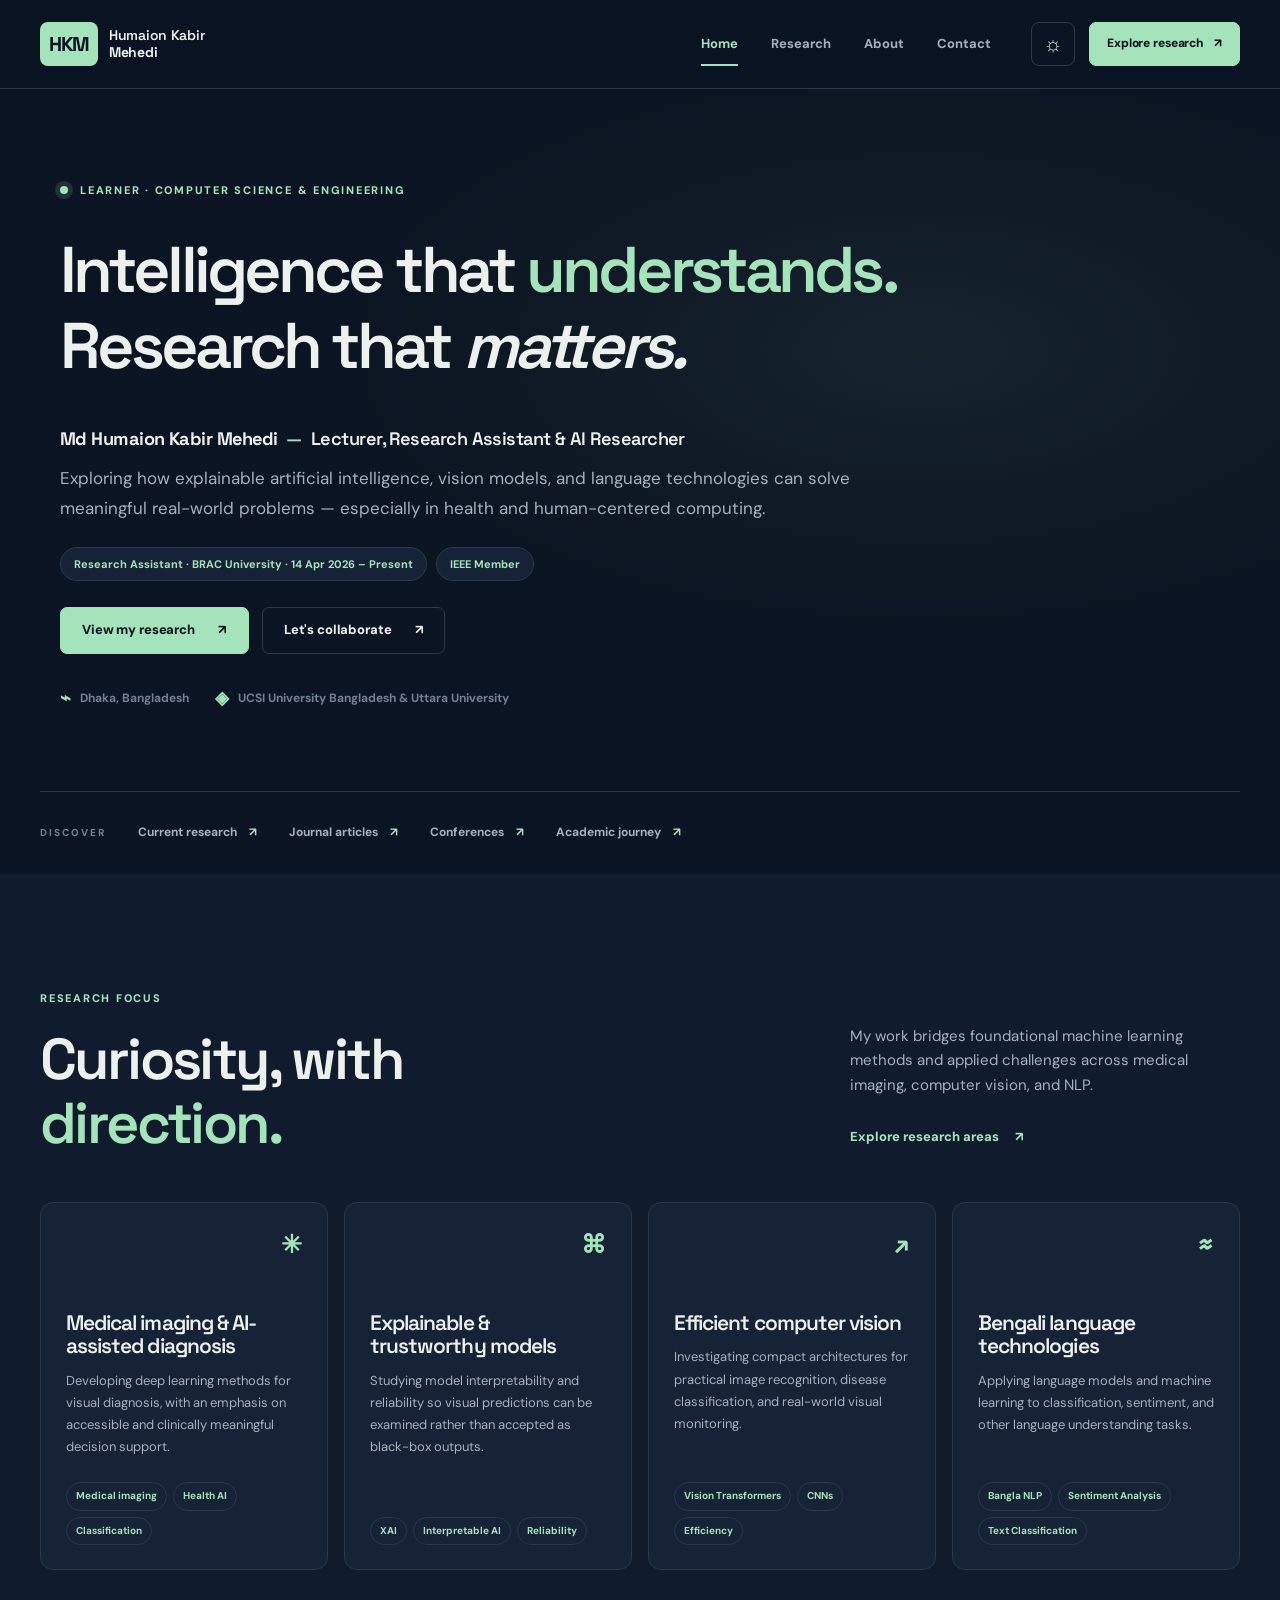
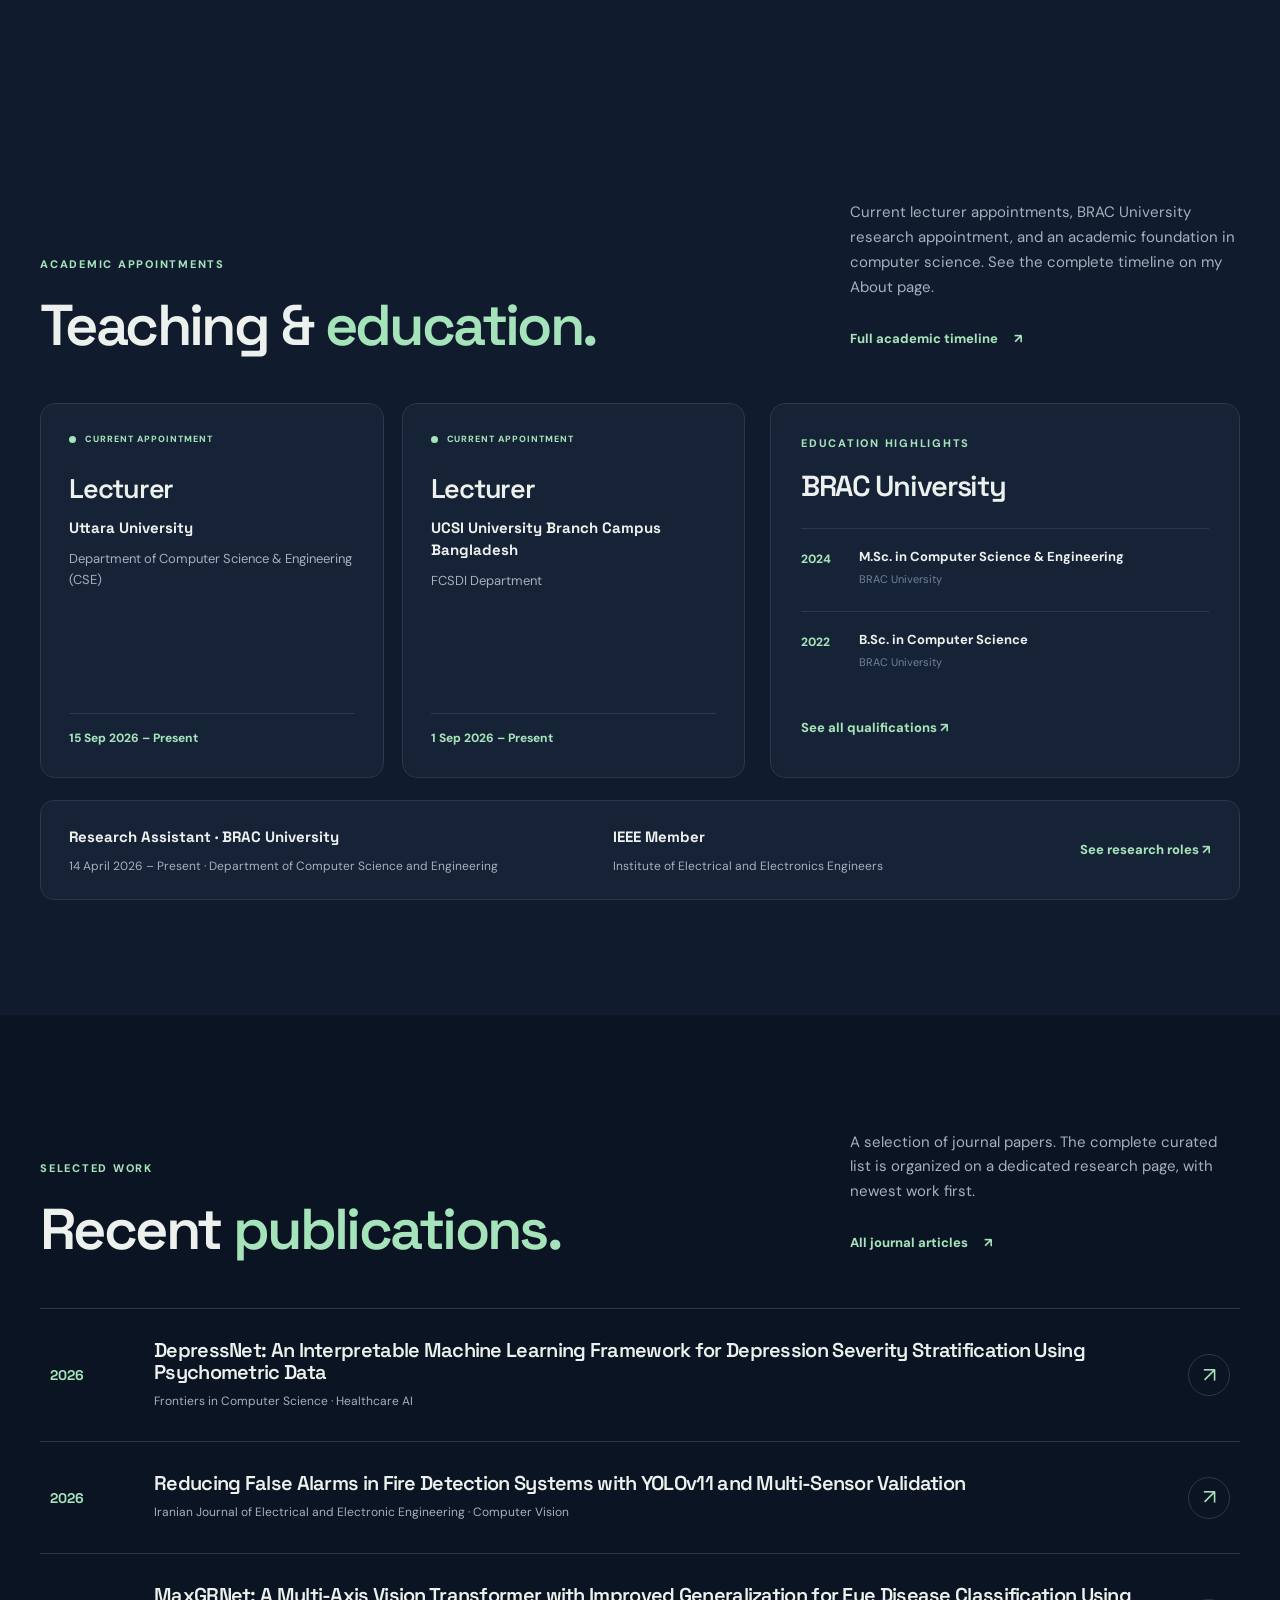
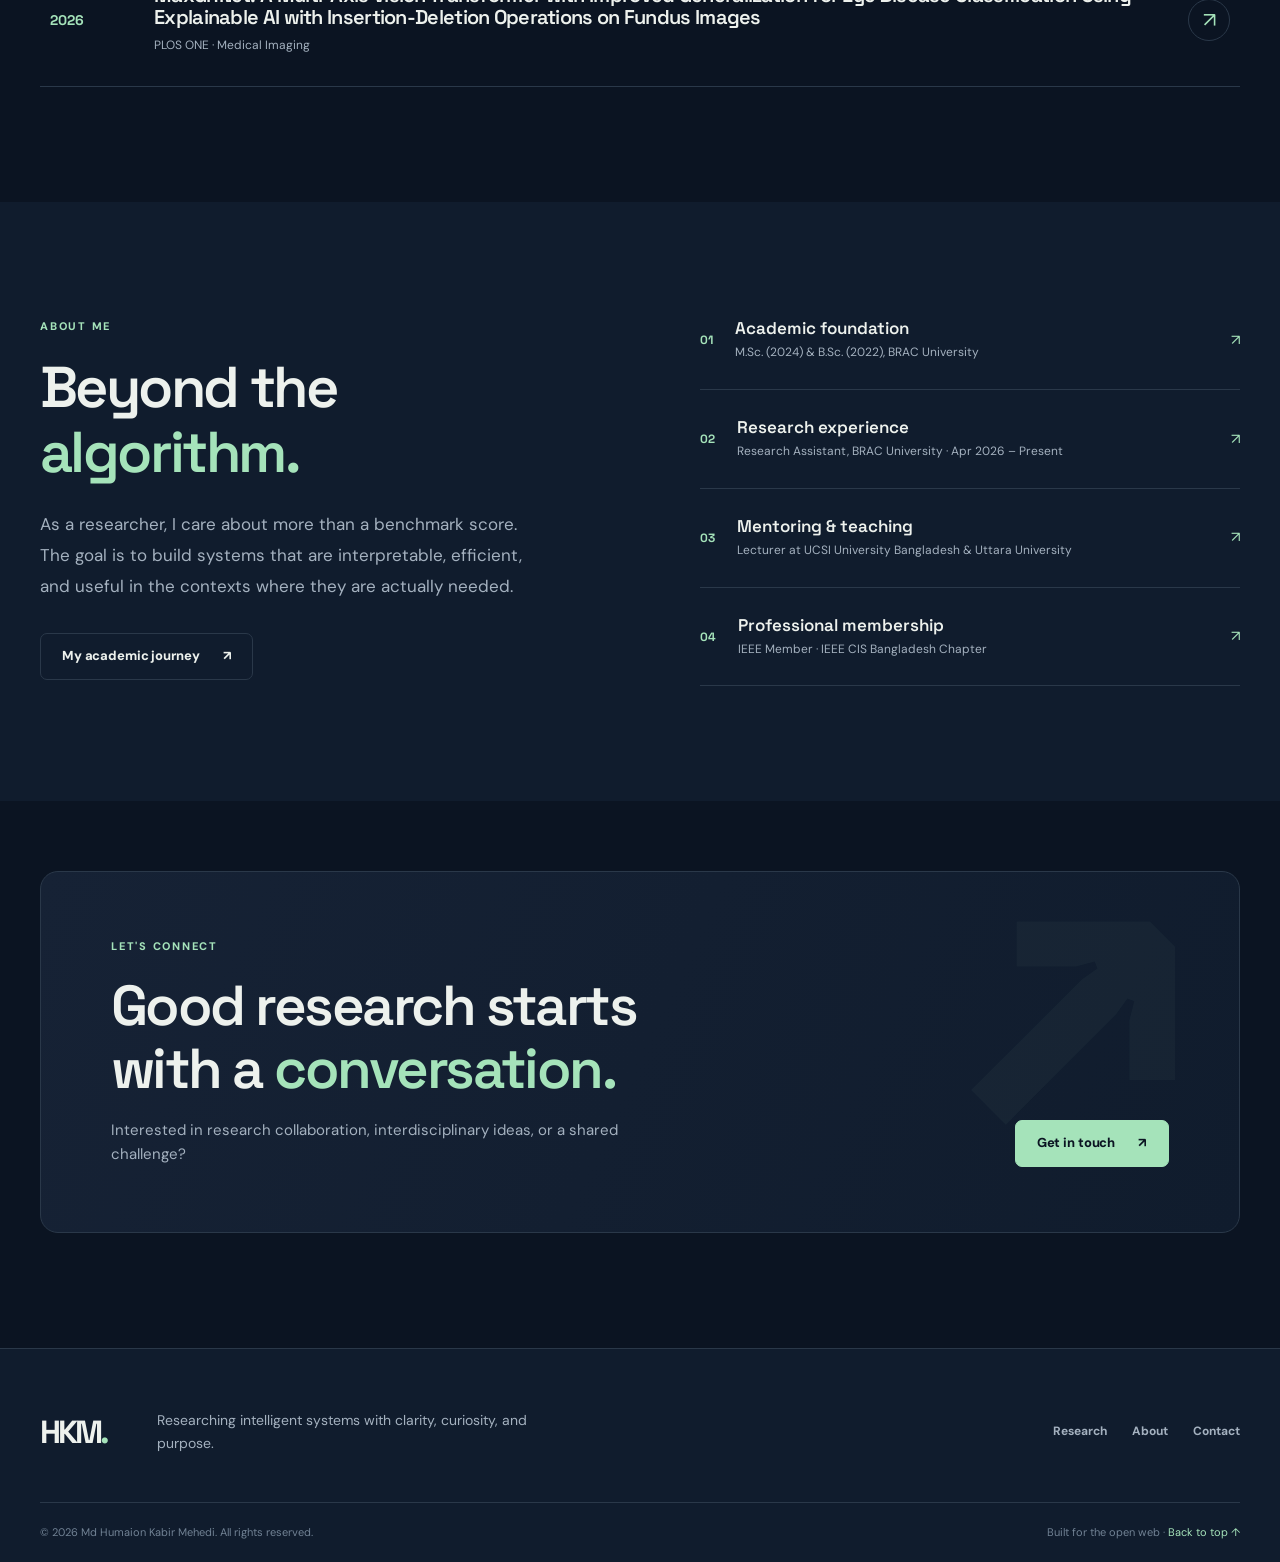
<file: index.html>
<!DOCTYPE html>

<html data-theme="dark" lang="en">
<head>
<meta charset="utf-8"/>
<meta content="width=device-width,initial-scale=1" name="viewport"/>
<meta content="#0c1423" name="theme-color"/>
<meta content="Academic portfolio of Md Humaion Kabir Mehedi — AI researcher in computer vision, medical imaging, explainable AI, and natural language processing." name="description"/>
<meta content="Md Humaion Kabir Mehedi | AI Researcher" property="og:title"/>
<meta content="Research, publications, academic experience and collaborations in computer vision and NLP." property="og:description"/>
<meta content="website" property="og:type"/>
<title>HKM | Md Humaion Kabir Mehedi — AI Researcher</title>
<meta content="HKM Academic Portfolio" name="application-name"/><link href="assets/img/favicon.svg" rel="icon" type="image/svg+xml"/>
<link href="https://fonts.googleapis.com" rel="preconnect"/>
<link crossorigin="" href="https://fonts.gstatic.com" rel="preconnect"/>
<link href="https://fonts.googleapis.com/css2?family=DM+Sans:wght@400;500;600;700;800&amp;family=Space+Grotesk:wght@400;500;600;700&amp;display=swap" rel="stylesheet"/>
<link href="assets/css/style.css" rel="stylesheet"/>
<script>try{document.documentElement.dataset.theme=localStorage.getItem('hkm-theme')||'dark'}catch(e){}</script>
<script defer="" src="assets/js/data.js"></script><script defer="" src="assets/js/app.js"></script>
</head>
<body data-page="home">
<a class="skip-link" href="#main">Skip to content</a>
<div class="site-shell">
<header class="site-header" id="site-header">
<div class="container nav-container">
<a aria-label="Md Humaion Kabir Mehedi home" class="brand" href="index.html"><span class="brand-symbol">HKM</span><span class="brand-text">Humaion Kabir <strong>Mehedi</strong></span></a>
<nav aria-label="Main navigation" class="desktop-nav"><a data-nav="home" href="index.html">Home</a><a data-nav="research" href="research.html">Research</a><a data-nav="about" href="about.html">About</a><a data-nav="contact" href="contact.html">Contact</a></nav>
<div class="nav-actions"><button aria-label="Toggle light and dark theme" class="theme-toggle icon-button" title="Toggle theme"><span class="theme-icon">☼</span></button><a class="button button-small button-primary nav-cta" href="research.html">Explore research <span aria-hidden="true">↗</span></a><button aria-controls="mobile-navigation" aria-expanded="false" aria-label="Open navigation" class="mobile-menu-toggle icon-button"><span class="hamburger"><i></i><i></i><i></i></span></button></div>
</div>
<nav aria-label="Mobile navigation" class="mobile-nav" hidden="" id="mobile-navigation"><a data-nav="home" href="index.html">Home</a><a data-nav="research" href="research.html">Research</a><a data-nav="about" href="about.html">About</a><a data-nav="contact" href="contact.html">Contact</a></nav>
</header>
<main id="main">
<section class="hero-section section-spacing">
<div class="container hero-layout hero-text-only">
<div class="hero-copy reveal">
<div class="eyebrow"><span class="eyebrow-dot"></span> LEARNER · COMPUTER SCIENCE &amp; ENGINEERING</div>
<h1 class="hero-headline"><span class="hero-title-line">Intelligence that <span class="text-gradient">understands.</span></span><span class="hero-title-line">Research that <em>matters.</em></span></h1>
<p class="hero-name"><strong>Md Humaion Kabir Mehedi</strong><span class="dash">—</span><span class="hero-roles">Lecturer, Research Assistant &amp; AI Researcher</span></p>
<p class="hero-description">Exploring how explainable artificial intelligence, vision models, and language technologies can solve meaningful real-world problems — especially in health and human-centered computing.</p>
<div aria-label="Academic roles and membership" class="hero-affiliations"><span>Research Assistant · BRAC University · 14 Apr 2026 – Present</span><span>IEEE Member</span></div>
<div class="hero-buttons"><a class="button button-primary" href="research.html">View my research <span aria-hidden="true">↗</span></a><a class="button button-outline" href="contact.html">Let's collaborate <span aria-hidden="true">↗</span></a></div>
<div class="hero-meta"><span><span class="mini-icon">⌁</span> Dhaka, Bangladesh</span><span><span class="mini-icon">◈</span> UCSI University Bangladesh &amp; Uttara University</span></div>
</div>

</div>
<div class="container"><div class="hero-quicklinks"><span class="small-label">DISCOVER</span><a href="research.html#current-research">Current research <span>↗</span></a><a href="research.html#journals">Journal articles <span>↗</span></a><a href="research.html#conferences">Conferences <span>↗</span></a><a href="about.html">Academic journey <span>↗</span></a></div></div>
</section>
<section class="section-spacing section-alt" id="focus">
<div class="container">
<div class="section-heading reveal"><div><div class="section-kicker">RESEARCH FOCUS</div><h2>Curiosity, with<br/><span class="text-gradient">direction.</span></h2></div><div class="section-heading-side"><p>My work bridges foundational machine learning methods and applied challenges across medical imaging, computer vision, and NLP.</p><a class="text-link" href="research.html#current-research">Explore research areas <span>↗</span></a></div></div>
<div class="focus-grid" id="home-focus-grid"></div>
</div>
</section>
<section class="section-spacing academic-section" id="academic-appointments">
<div class="container">
<div class="section-heading reveal"><div><div class="section-kicker">ACADEMIC APPOINTMENTS</div><h2>Teaching &amp; <span class="text-gradient">education.</span></h2></div><div class="section-heading-side"><p>Current lecturer appointments, BRAC University research appointment, and an academic foundation in computer science. See the complete timeline on my About page.</p><a class="text-link" href="about.html#teaching-experience">Full academic timeline <span>↗</span></a></div></div>
<div class="academic-grid"><div aria-label="Current teaching appointments" class="appointment-grid" id="home-appointments"></div><aside class="credential-panel"><div class="section-kicker">EDUCATION HIGHLIGHTS</div><h3>BRAC University</h3><div id="home-education-summary"></div><a class="text-link" href="about.html#education">See all qualifications ↗</a></aside></div>
<div class="research-role-strip"><div><strong>Research Assistant · BRAC University</strong><span>14 April 2026 – Present · Department of Computer Science and Engineering</span></div><div><strong>IEEE Member</strong><span>Institute of Electrical and Electronics Engineers</span></div><a class="text-link" href="about.html#research-experience">See research roles ↗</a></div>
</div>
</section>
<section class="section-spacing" id="featured-work">
<div class="container">
<div class="section-heading reveal"><div><div class="section-kicker">SELECTED WORK</div><h2>Recent <span class="text-gradient">publications.</span></h2></div><div class="section-heading-side"><p>A selection of journal papers. The complete curated list is organized on a dedicated research page, with newest work first.</p><a class="text-link" href="research.html#journals">All journal articles <span>↗</span></a></div></div>
<div class="featured-publications" id="home-featured-publications"></div>
</div>
</section>
<section class="section-spacing section-alt">
<div class="container about-preview-grid"><div class="about-quote reveal"><div class="section-kicker">ABOUT ME</div><h2>Beyond the <span class="text-gradient">algorithm.</span></h2><p>As a researcher, I care about more than a benchmark score. The goal is to build systems that are interpretable, efficient, and useful in the contexts where they are actually needed.</p><a class="button button-outline" href="about.html">My academic journey <span>↗</span></a></div><div class="about-facts reveal"><div class="fact-row"><span class="fact-number">01</span><div><strong>Academic foundation</strong><span>M.Sc. (2024) &amp; B.Sc. (2022), BRAC University</span></div><span>↗</span></div><div class="fact-row"><span class="fact-number">02</span><div><strong>Research experience</strong><span>Research Assistant, BRAC University · Apr 2026 – Present</span></div><span>↗</span></div><div class="fact-row"><span class="fact-number">03</span><div><strong>Mentoring &amp; teaching</strong><span>Lecturer at UCSI University Bangladesh &amp; Uttara University</span></div><span>↗</span></div><div class="fact-row"><span class="fact-number">04</span><div><strong>Professional membership</strong><span>IEEE Member · IEEE CIS Bangladesh Chapter</span></div><span>↗</span></div></div></div>
</section>
<section class="section-spacing cta-section"><div class="container"><div class="big-cta"><div><div class="section-kicker">LET'S CONNECT</div><h2>Good research starts<br/>with a <span class="text-gradient">conversation.</span></h2><p>Interested in research collaboration, interdisciplinary ideas, or a shared challenge?</p></div><a class="button button-primary" href="contact.html">Get in touch <span aria-hidden="true">↗</span></a><span class="cta-decor">↗</span></div></div></section>
</main>
<footer class="site-footer"><div class="container footer-top"><a class="footer-brand" href="index.html">HKM<span>.</span></a><p>Researching intelligent systems with clarity, curiosity, and purpose.</p><div class="footer-links"><a href="research.html">Research</a><a href="about.html">About</a><a href="contact.html">Contact</a></div></div><div class="container footer-bottom"><span>© <span data-year=""></span> Md Humaion Kabir Mehedi. All rights reserved.</span><span>Built for the open web · <a href="#main">Back to top ↑</a></span></div></footer>
</div>
</body></html>
</file>
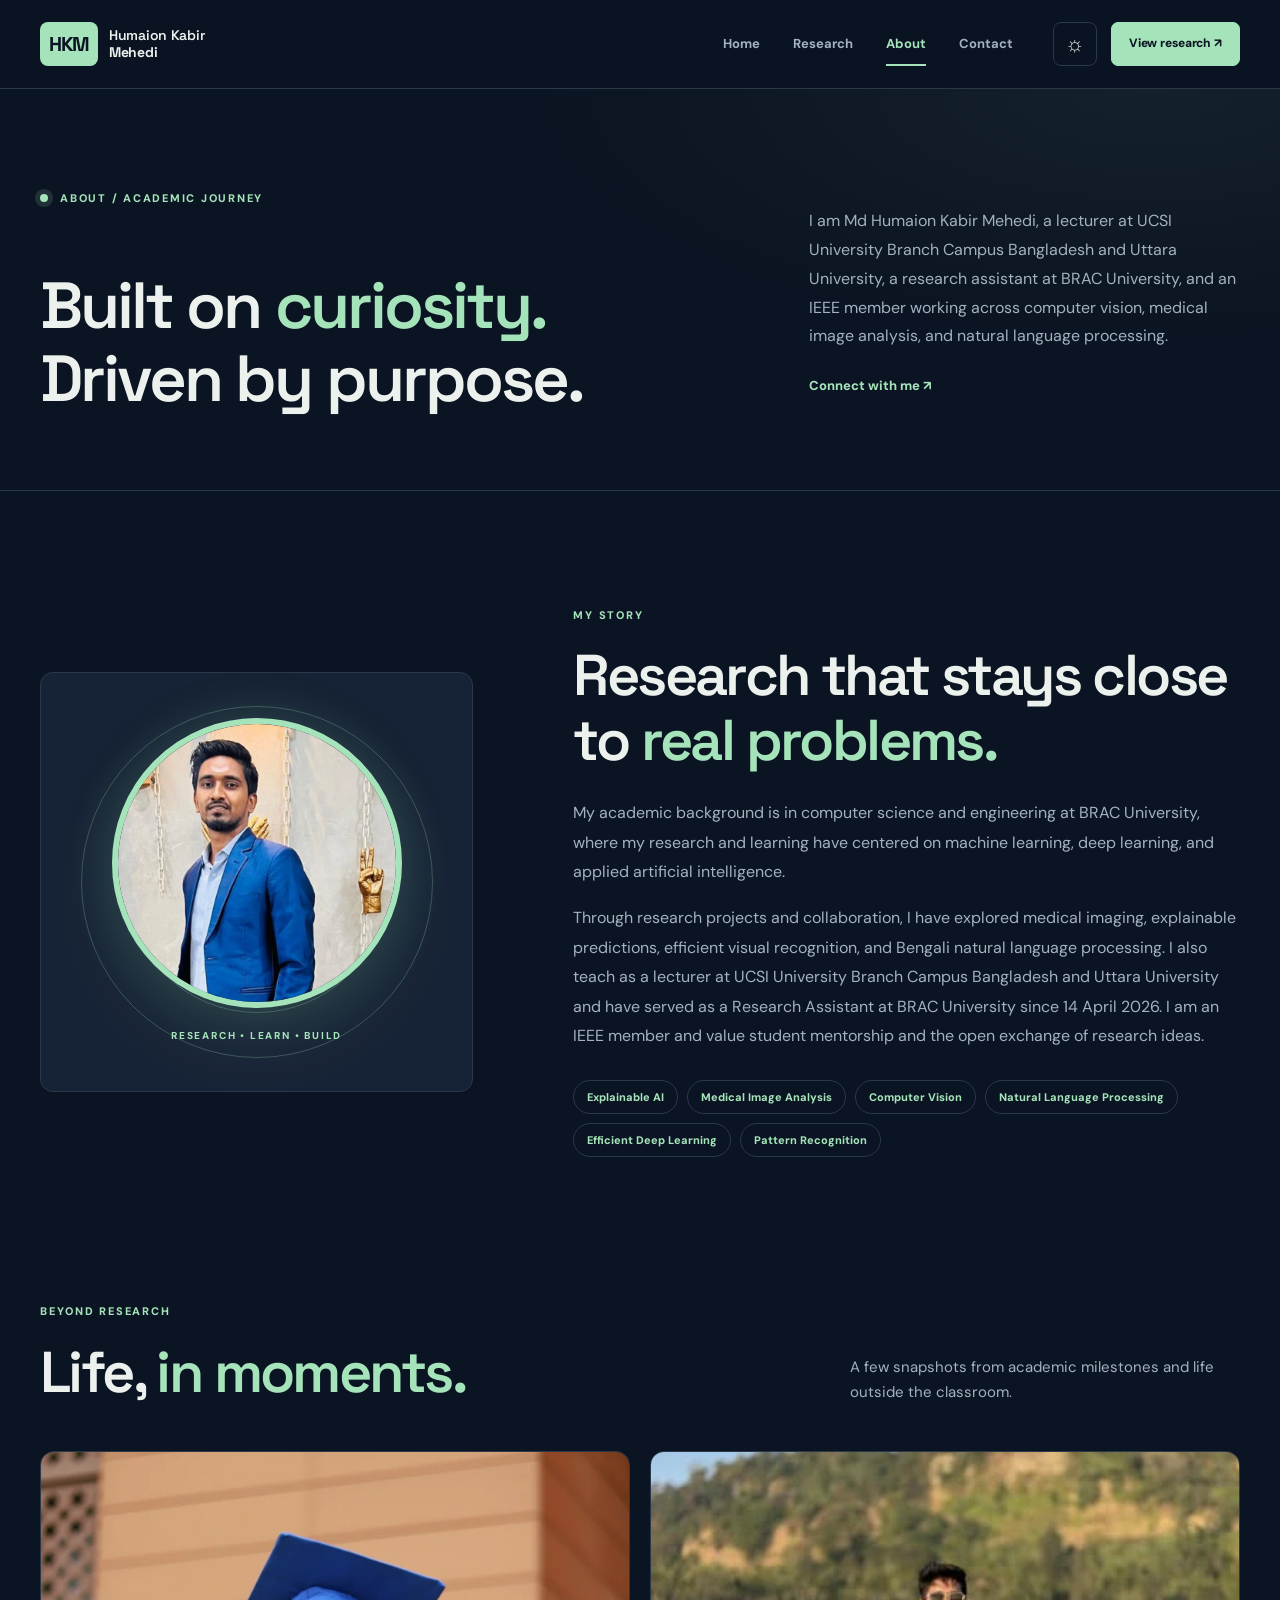
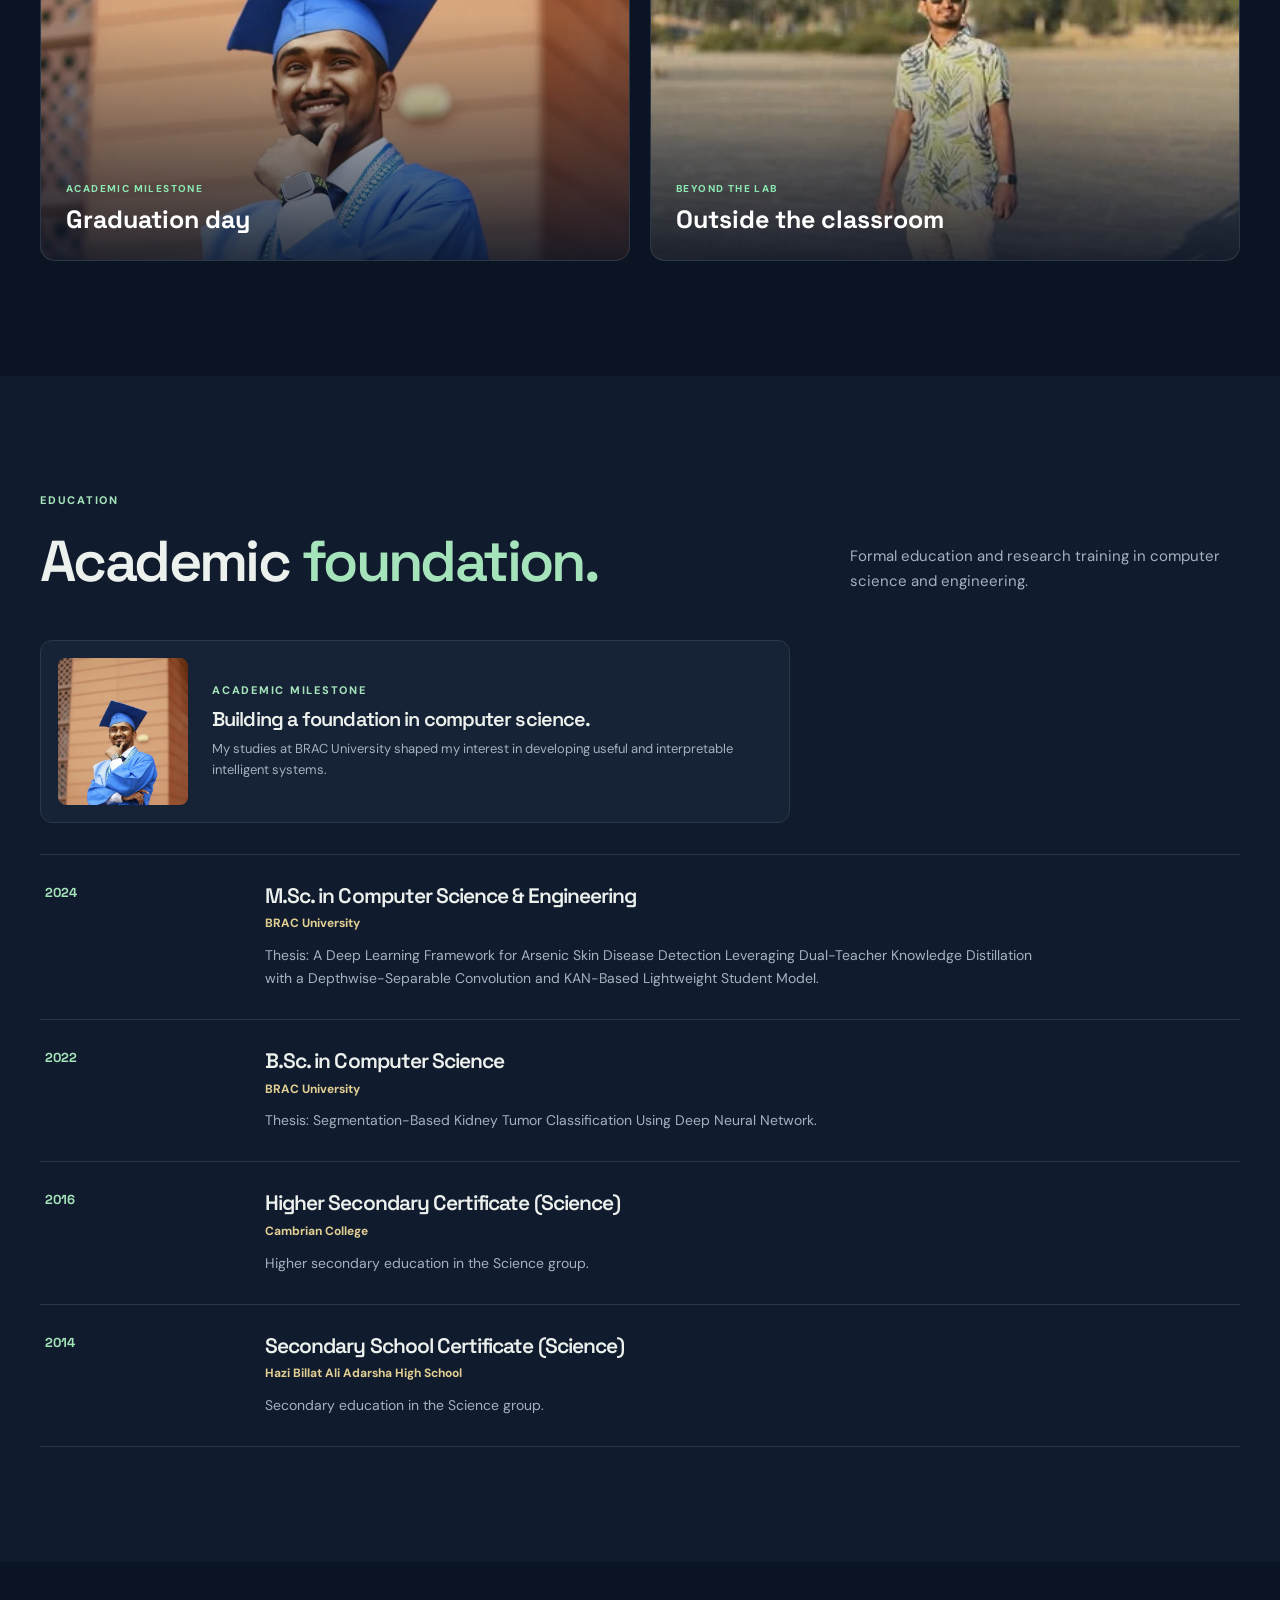
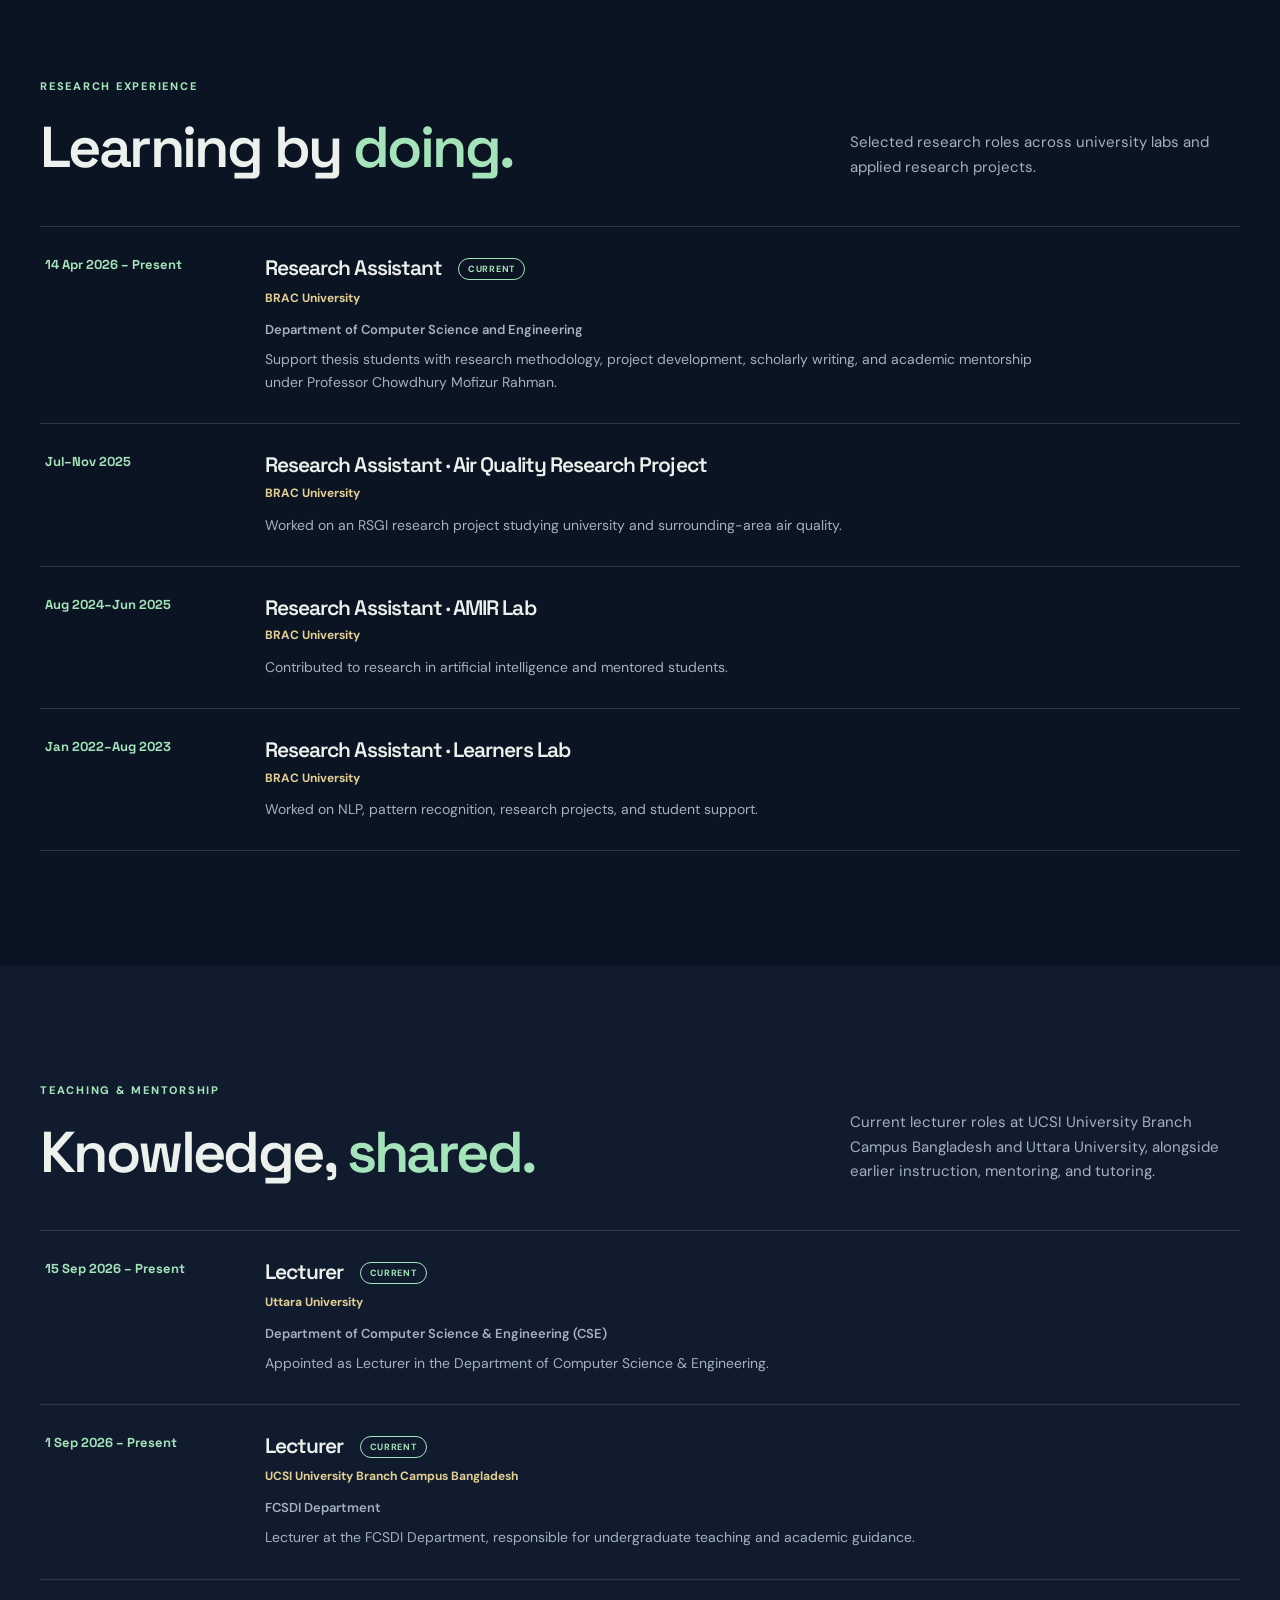
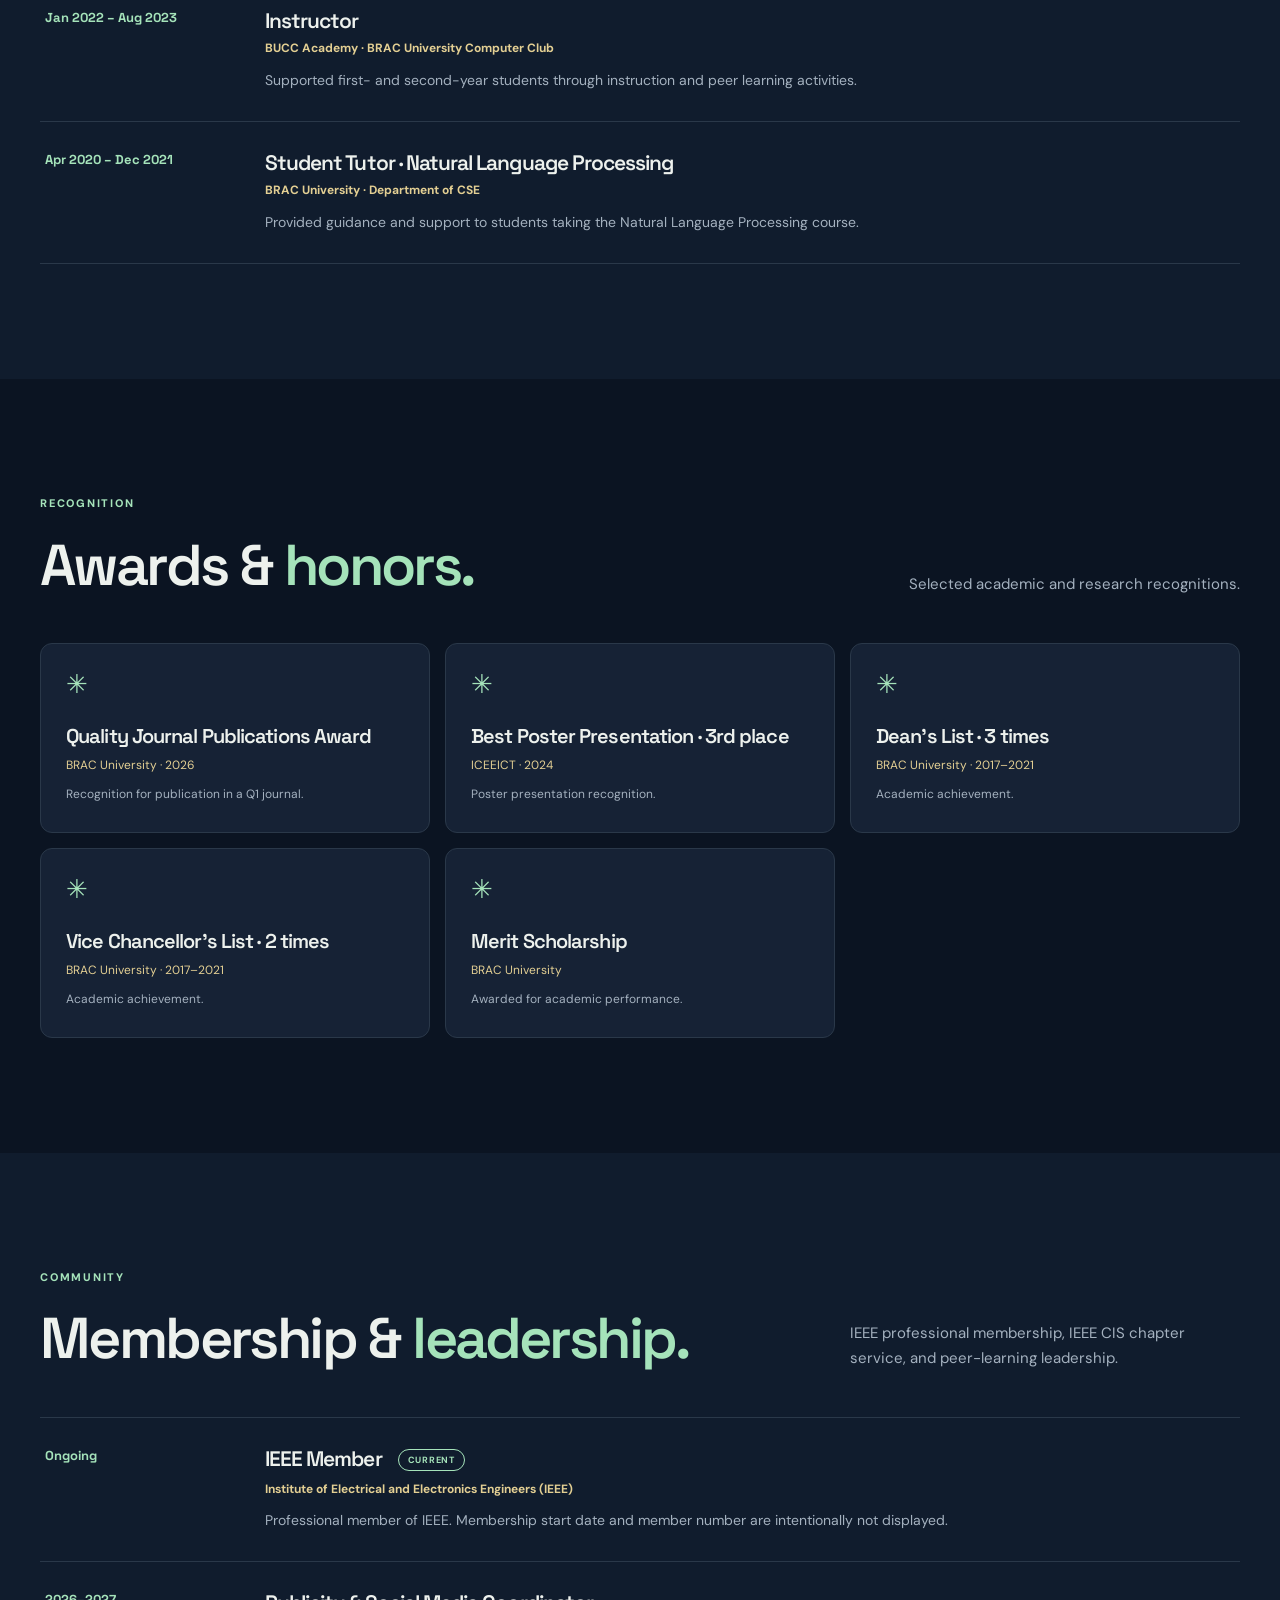
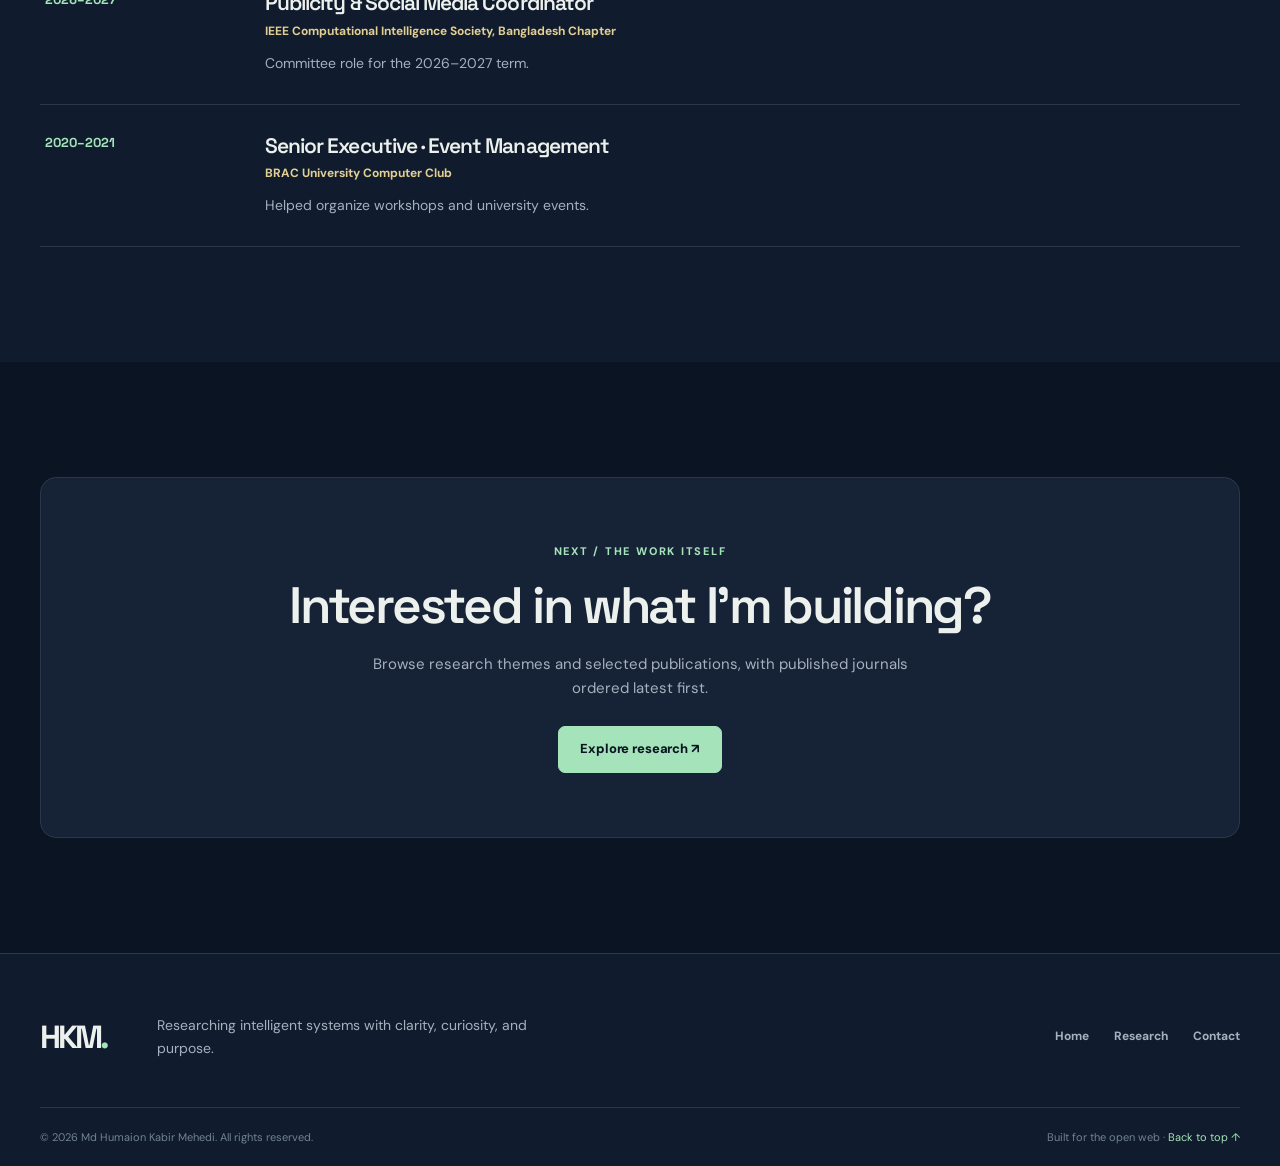
<file: about.html>
<!DOCTYPE html><html lang="en" data-theme="dark"><head>
<meta charset="utf-8"><meta name="viewport" content="width=device-width,initial-scale=1"><meta name="theme-color" content="#0c1423">
<meta name="description" content="Education, experience, teaching, awards, and scholarly activities of AI researcher Md Humaion Kabir Mehedi.">
<meta property="og:title" content="About | Md Humaion Kabir Mehedi"><meta property="og:type" content="website"><title>About | HKM — Md Humaion Kabir Mehedi</title><meta name="application-name" content="HKM Academic Portfolio"><link rel="icon" href="assets/img/favicon.svg" type="image/svg+xml"><link rel="preconnect" href="https://fonts.googleapis.com"><link rel="preconnect" href="https://fonts.gstatic.com" crossorigin><link href="https://fonts.googleapis.com/css2?family=DM+Sans:wght@400;500;600;700;800&family=Space+Grotesk:wght@400;500;600;700&display=swap" rel="stylesheet"><link rel="stylesheet" href="assets/css/style.css"><script>try{document.documentElement.dataset.theme=localStorage.getItem('hkm-theme')||'dark'}catch(e){}</script><script defer src="assets/js/data.js"></script><script defer src="assets/js/app.js"></script>
</head><body data-page="about"><a class="skip-link" href="#main">Skip to content</a><div class="site-shell"><header class="site-header" id="site-header"><div class="container nav-container"><a href="index.html" class="brand" aria-label="Md Humaion Kabir Mehedi home"><span class="brand-symbol">HKM</span><span class="brand-text">Humaion Kabir <strong>Mehedi</strong></span></a><nav class="desktop-nav" aria-label="Main navigation"><a href="index.html" data-nav="home">Home</a><a href="research.html" data-nav="research">Research</a><a href="about.html" data-nav="about">About</a><a href="contact.html" data-nav="contact">Contact</a></nav><div class="nav-actions"><button class="theme-toggle icon-button" aria-label="Toggle light and dark theme" title="Toggle theme"><span class="theme-icon">☼</span></button><a href="research.html" class="button button-small button-primary nav-cta">View research ↗</a><button class="mobile-menu-toggle icon-button" aria-expanded="false" aria-controls="mobile-navigation" aria-label="Open navigation"><span class="hamburger"><i></i><i></i><i></i></span></button></div></div><nav id="mobile-navigation" class="mobile-nav" aria-label="Mobile navigation" hidden><a href="index.html" data-nav="home">Home</a><a href="research.html" data-nav="research">Research</a><a href="about.html" data-nav="about">About</a><a href="contact.html" data-nav="contact">Contact</a></nav></header>
<main id="main"><section class="page-hero"><div class="container"><div class="eyebrow"><span class="eyebrow-dot"></span> ABOUT / ACADEMIC JOURNEY</div><div class="page-hero-grid"><h1>Built on <span class="text-gradient">curiosity.</span><br>Driven by purpose.</h1><div class="page-hero-aside"><p>I am Md Humaion Kabir Mehedi, a lecturer at UCSI University Branch Campus Bangladesh and Uttara University, a research assistant at BRAC University, and an IEEE member working across computer vision, medical image analysis, and natural language processing.</p><a href="contact.html" class="text-link">Connect with me ↗</a></div></div></div></section>
<section class="section-spacing"><div class="container about-intro"><div class="about-monogram about-photo-frame"><img class="profile-photo profile-photo-about" data-profile-photo src="assets/img/profile.webp" alt="Profile image of Md Humaion Kabir Mehedi" width="320" height="320"><small>RESEARCH • LEARN • BUILD</small></div><div class="intro-copy"><div class="section-kicker">MY STORY</div><h2>Research that stays close to <span class="text-gradient">real problems.</span></h2><p>My academic background is in computer science and engineering at BRAC University, where my research and learning have centered on machine learning, deep learning, and applied artificial intelligence.</p><p>Through research projects and collaboration, I have explored medical imaging, explainable predictions, efficient visual recognition, and Bengali natural language processing. I also teach as a lecturer at UCSI University Branch Campus Bangladesh and Uttara University and have served as a Research Assistant at BRAC University since 14 April 2026. I am an IEEE member and value student mentorship and the open exchange of research ideas.</p><div class="interest-cloud" id="interest-cloud"></div></div></div></section>
<section class="photo-editor-section" id="photo-editor" hidden aria-labelledby="photo-editor-title">
  <div class="container">
    <div class="photo-editor-panel">
      <div class="photo-editor-heading">
        <div><div class="section-kicker">OWNER TOOL / LOCAL PREVIEW</div><h2 id="photo-editor-title">Update your profile photo.</h2><p>Choose your picture to preview it on this website. Download the optimized photo, then replace <code>assets/img/profile.webp</code> in your GitHub repository to publish the change for everyone.</p></div>
        <a class="text-link" href="about.html">Close editor ↗</a>
      </div>
      <div class="photo-editor-grid">
        <div class="photo-editor-preview"><img id="photo-preview" src="assets/img/profile.webp" alt="Current or newly selected profile image" width="160" height="160"><span>Square, automatically center-cropped</span></div>
        <div class="photo-editor-controls">
          <label for="photo-file" class="button button-outline photo-picker">Choose photo <span aria-hidden="true">↑</span></label>
          <input type="file" id="photo-file" accept="image/jpeg,image/png,image/webp" aria-describedby="photo-editor-help">
          <p id="photo-editor-help" class="photo-editor-help">JPG, PNG or WebP, up to 10 MB. The original stays on your device.</p>
          <button class="button button-primary" type="button" id="photo-download" disabled>Download website photo ↓</button>
          <p role="status" aria-live="polite" id="photo-status" class="photo-status">Select a photo to get started.</p>
          <p class="photo-publish-note"><strong>Publishing step:</strong> Upload the downloaded <code>profile.webp</code> to <code>assets/img/</code> on GitHub, replacing the existing file. Commit your changes and refresh the site after deployment. This editor does not upload the image to the server.</p>
        </div>
      </div>
    </div>
  </div>
</section>

<section class="section-spacing moments-section" id="moments"><div class="container"><div class="section-heading reveal"><div><div class="section-kicker">BEYOND RESEARCH</div><h2>Life, <span class="text-gradient">in moments.</span></h2></div><div class="section-heading-side"><p>A few snapshots from academic milestones and life outside the classroom.</p></div></div><div class="moments-grid"><figure class="moment-card"><img src="assets/img/graduation.webp" alt="Graduation portrait in blue academic regalia" width="440" height="600" loading="lazy"><figcaption><small>ACADEMIC MILESTONE</small><strong>Graduation day</strong></figcaption></figure><figure class="moment-card"><img src="assets/img/outdoors.webp" alt="Outdoor photograph in a sunny open landscape" width="440" height="440" loading="lazy"><figcaption><small>BEYOND THE LAB</small><strong>Outside the classroom</strong></figcaption></figure></div></div></section>
<section class="section-spacing section-alt" id="education"><div class="container"><div class="section-heading reveal"><div><div class="section-kicker">EDUCATION</div><h2>Academic <span class="text-gradient">foundation.</span></h2></div><div class="section-heading-side"><p>Formal education and research training in computer science and engineering.</p></div></div><div class="education-photo-note"><img src="assets/img/graduation.webp" width="320" height="420" loading="lazy" alt="Graduation portrait wearing blue academic regalia"><div><div class="section-kicker">ACADEMIC MILESTONE</div><h3>Building a foundation in computer science.</h3><p>My studies at BRAC University shaped my interest in developing useful and interpretable intelligent systems.</p></div></div><div class="timeline" id="education-timeline"></div></div></section>
<section class="section-spacing" id="research-experience"><div class="container"><div class="section-heading reveal"><div><div class="section-kicker">RESEARCH EXPERIENCE</div><h2>Learning by <span class="text-gradient">doing.</span></h2></div><div class="section-heading-side"><p>Selected research roles across university labs and applied research projects.</p></div></div><div class="timeline" id="experience-timeline"></div></div></section>
<section class="section-spacing section-alt" id="teaching-experience"><div class="container"><div class="section-heading reveal"><div><div class="section-kicker">TEACHING &amp; MENTORSHIP</div><h2>Knowledge, <span class="text-gradient">shared.</span></h2></div><div class="section-heading-side"><p>Current lecturer roles at UCSI University Branch Campus Bangladesh and Uttara University, alongside earlier instruction, mentoring, and tutoring.</p></div></div><div class="timeline" id="teaching-timeline"></div></div></section>
<section class="section-spacing"><div class="container"><div class="section-heading reveal"><div><div class="section-kicker">RECOGNITION</div><h2>Awards & <span class="text-gradient">honors.</span></h2></div><div class="section-heading-side"><p>Selected academic and research recognitions.</p></div></div><div class="award-grid" id="award-grid"></div></div></section>
<section class="section-spacing section-alt"><div class="container"><div class="section-heading reveal"><div><div class="section-kicker">COMMUNITY</div><h2>Membership &amp; <span class="text-gradient">leadership.</span></h2></div><div class="section-heading-side"><p>IEEE professional membership, IEEE CIS chapter service, and peer-learning leadership.</p></div></div><div class="timeline" id="service-timeline"></div></div></section>
<section class="section-spacing"><div class="container"><div class="research-bottom-cta"><div class="section-kicker">NEXT / THE WORK ITSELF</div><h2>Interested in what I'm building?</h2><p>Browse research themes and selected publications, with published journals ordered latest first.</p><a href="research.html" class="button button-primary">Explore research ↗</a></div></div></section></main>
<footer class="site-footer"><div class="container footer-top"><a class="footer-brand" href="index.html">HKM<span>.</span></a><p>Researching intelligent systems with clarity, curiosity, and purpose.</p><div class="footer-links"><a href="index.html">Home</a><a href="research.html">Research</a><a href="contact.html">Contact</a></div></div><div class="container footer-bottom"><span>© <span data-year></span> Md Humaion Kabir Mehedi. All rights reserved.</span><span>Built for the open web · <a href="#main">Back to top ↑</a></span></div></footer></div></body></html>
</file>
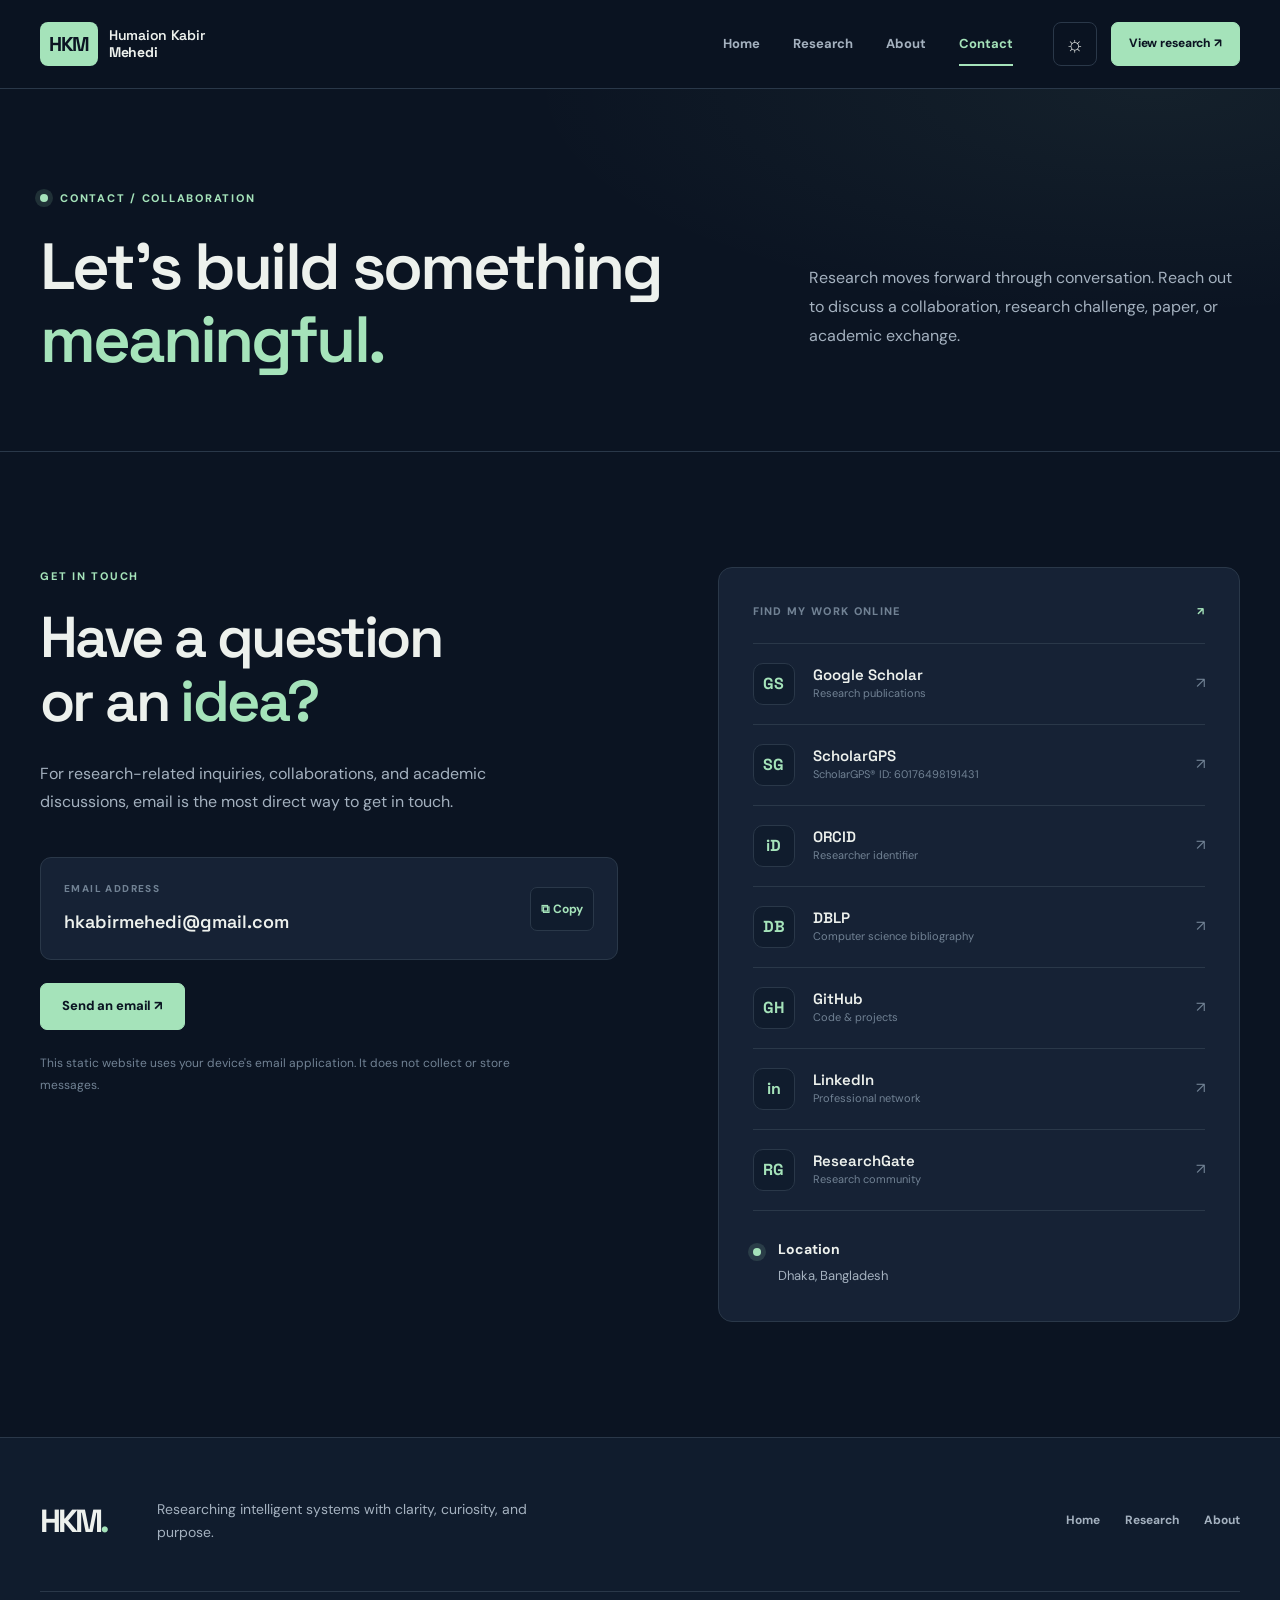
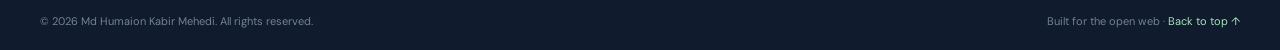
<file: contact.html>
<!DOCTYPE html><html lang="en" data-theme="dark"><head><meta charset="utf-8"><meta name="viewport" content="width=device-width,initial-scale=1"><meta name="theme-color" content="#0c1423"><meta name="description" content="Contact Md Humaion Kabir Mehedi for research collaborations, academic exchange, and project discussions."><meta property="og:title" content="Contact | Md Humaion Kabir Mehedi"><meta property="og:type" content="website"><title>Contact | HKM — Md Humaion Kabir Mehedi</title><meta name="application-name" content="HKM Academic Portfolio"><link rel="icon" href="assets/img/favicon.svg" type="image/svg+xml"><link rel="preconnect" href="https://fonts.googleapis.com"><link rel="preconnect" href="https://fonts.gstatic.com" crossorigin><link href="https://fonts.googleapis.com/css2?family=DM+Sans:wght@400;500;600;700;800&family=Space+Grotesk:wght@400;500;600;700&display=swap" rel="stylesheet"><link rel="stylesheet" href="assets/css/style.css"><script>try{document.documentElement.dataset.theme=localStorage.getItem('hkm-theme')||'dark'}catch(e){}</script><script defer src="assets/js/data.js"></script><script defer src="assets/js/app.js"></script></head>
<body data-page="contact"><a class="skip-link" href="#main">Skip to content</a><div class="site-shell"><header class="site-header" id="site-header"><div class="container nav-container"><a href="index.html" class="brand" aria-label="Md Humaion Kabir Mehedi home"><span class="brand-symbol">HKM</span><span class="brand-text">Humaion Kabir <strong>Mehedi</strong></span></a><nav class="desktop-nav" aria-label="Main navigation"><a href="index.html" data-nav="home">Home</a><a href="research.html" data-nav="research">Research</a><a href="about.html" data-nav="about">About</a><a href="contact.html" data-nav="contact">Contact</a></nav><div class="nav-actions"><button class="theme-toggle icon-button" aria-label="Toggle light and dark theme" title="Toggle theme"><span class="theme-icon">☼</span></button><a href="research.html" class="button button-small button-primary nav-cta">View research ↗</a><button class="mobile-menu-toggle icon-button" aria-expanded="false" aria-controls="mobile-navigation" aria-label="Open navigation"><span class="hamburger"><i></i><i></i><i></i></span></button></div></div><nav id="mobile-navigation" class="mobile-nav" aria-label="Mobile navigation" hidden><a href="index.html" data-nav="home">Home</a><a href="research.html" data-nav="research">Research</a><a href="about.html" data-nav="about">About</a><a href="contact.html" data-nav="contact">Contact</a></nav></header>
<main id="main"><section class="page-hero"><div class="container"><div class="eyebrow"><span class="eyebrow-dot"></span> CONTACT / COLLABORATION</div><div class="page-hero-grid"><h1>Let's build something <span class="text-gradient">meaningful.</span></h1><div class="page-hero-aside"><p>Research moves forward through conversation. Reach out to discuss a collaboration, research challenge, paper, or academic exchange.</p></div></div></div></section>
<section class="section-spacing"><div class="container contact-layout"><div class="contact-main"><div class="section-kicker">GET IN TOUCH</div><h2>Have a question<br>or an <span class="text-gradient">idea?</span></h2><p>For research-related inquiries, collaborations, and academic discussions, email is the most direct way to get in touch.</p><div class="email-card"><div><small>EMAIL ADDRESS</small><a id="contact-email" href="mailto:hkabirmehedi@gmail.com">hkabirmehedi@gmail.com</a></div><button class="copy-email" type="button" aria-label="Copy email address" title="Copy email address">⧉ <span>Copy</span></button></div><a id="email-cta" class="button button-primary" href="mailto:hkabirmehedi@gmail.com?subject=Research%20Collaboration%20Inquiry">Send an email ↗</a><p class="contact-note">This static website uses your device's email application. It does not collect or store messages.</p></div><aside class="contact-side"><div class="contact-aside-header">FIND MY WORK ONLINE <span>↗</span></div><div class="social-cards" id="social-cards"></div><div class="location-card"><span class="eyebrow-dot"></span><div><strong>Location</strong><p>Dhaka, Bangladesh</p></div></div></aside></div></section></main>
<footer class="site-footer"><div class="container footer-top"><a class="footer-brand" href="index.html">HKM<span>.</span></a><p>Researching intelligent systems with clarity, curiosity, and purpose.</p><div class="footer-links"><a href="index.html">Home</a><a href="research.html">Research</a><a href="about.html">About</a></div></div><div class="container footer-bottom"><span>© <span data-year></span> Md Humaion Kabir Mehedi. All rights reserved.</span><span>Built for the open web · <a href="#main">Back to top ↑</a></span></div></footer></div></body></html>
</file>
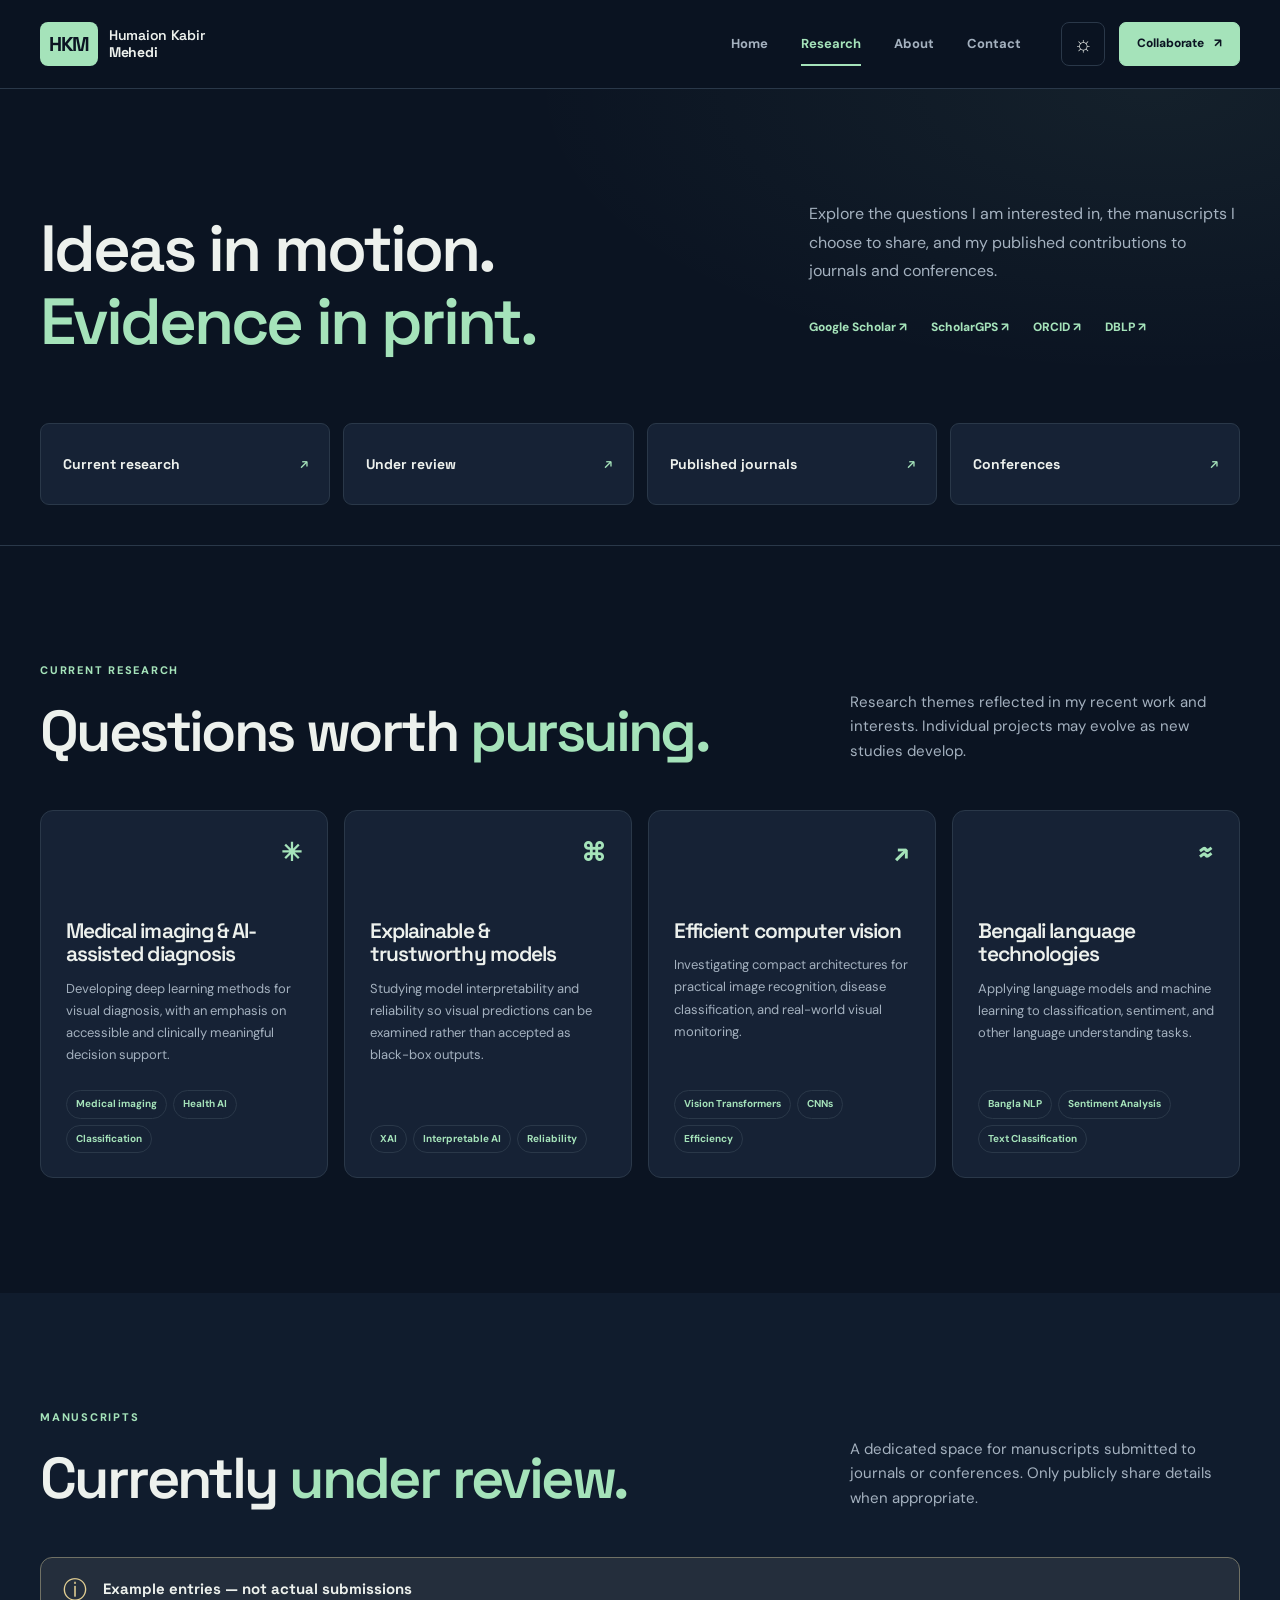
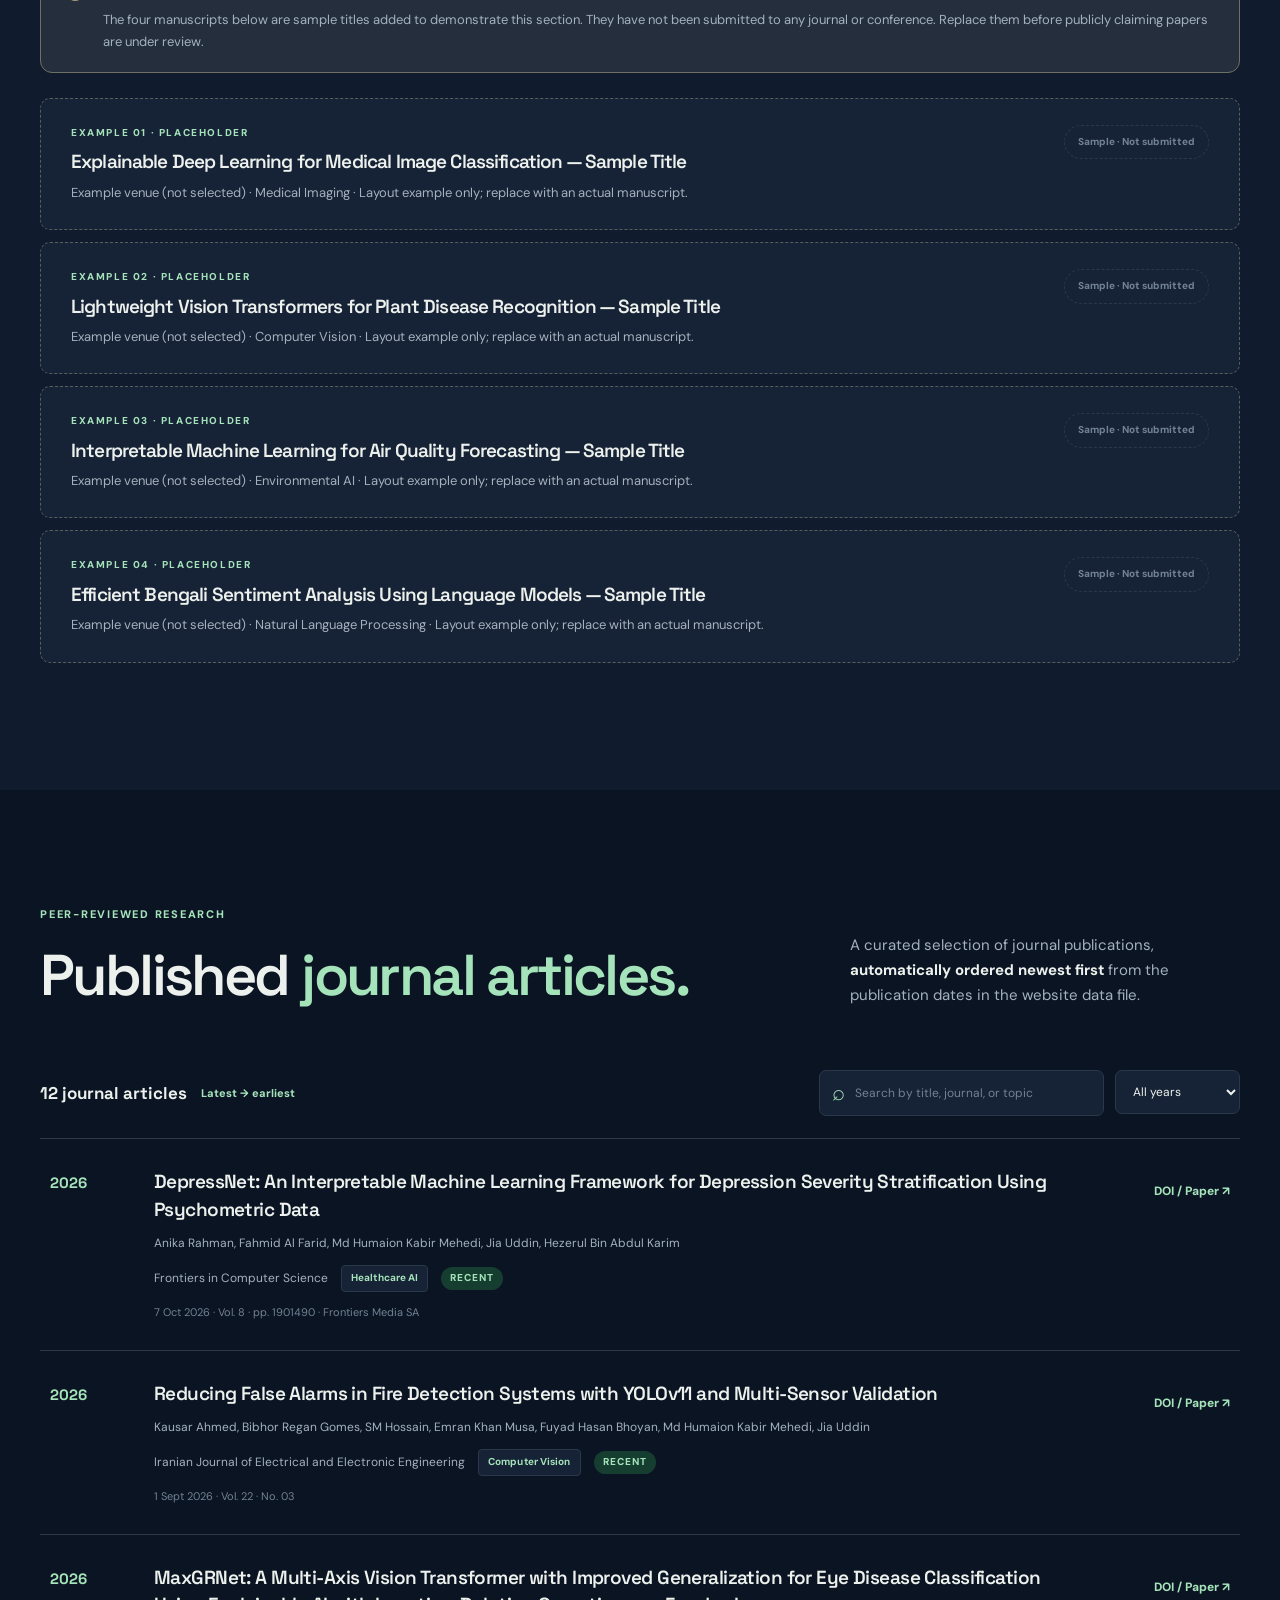
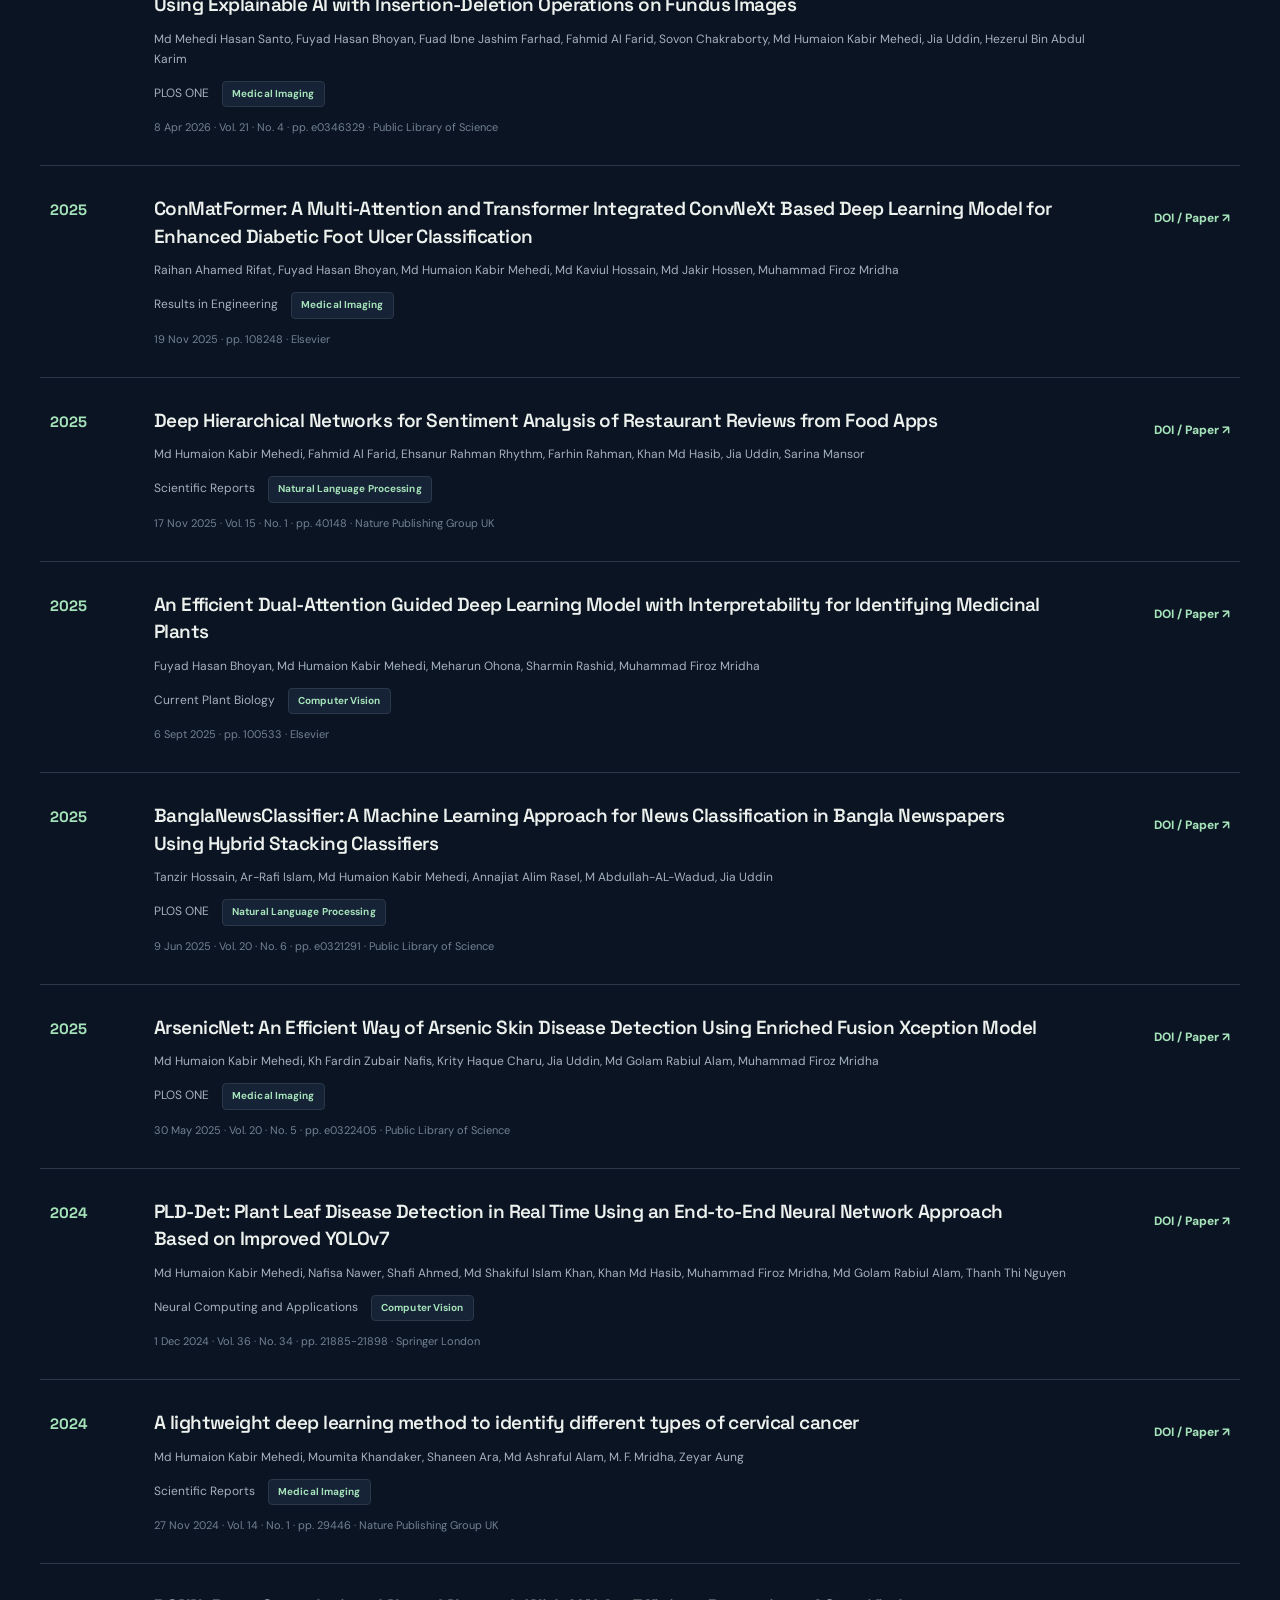
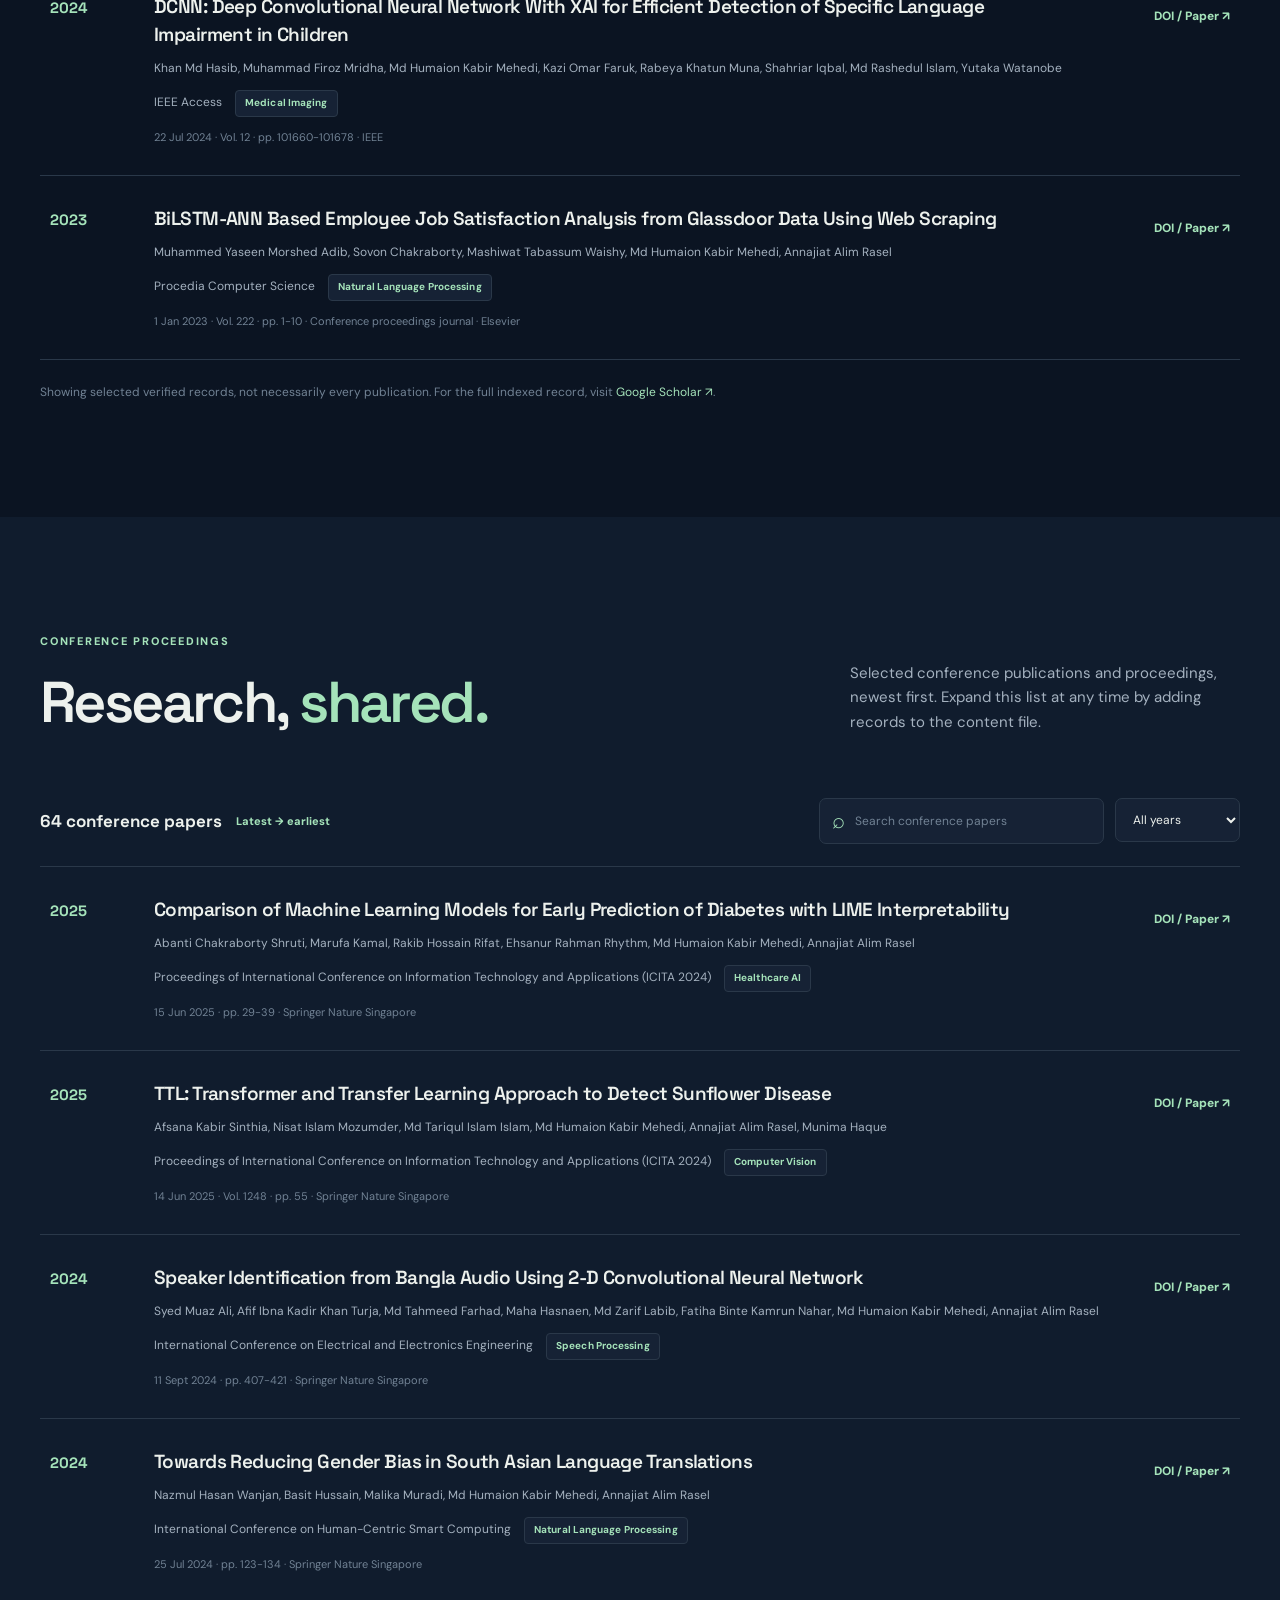
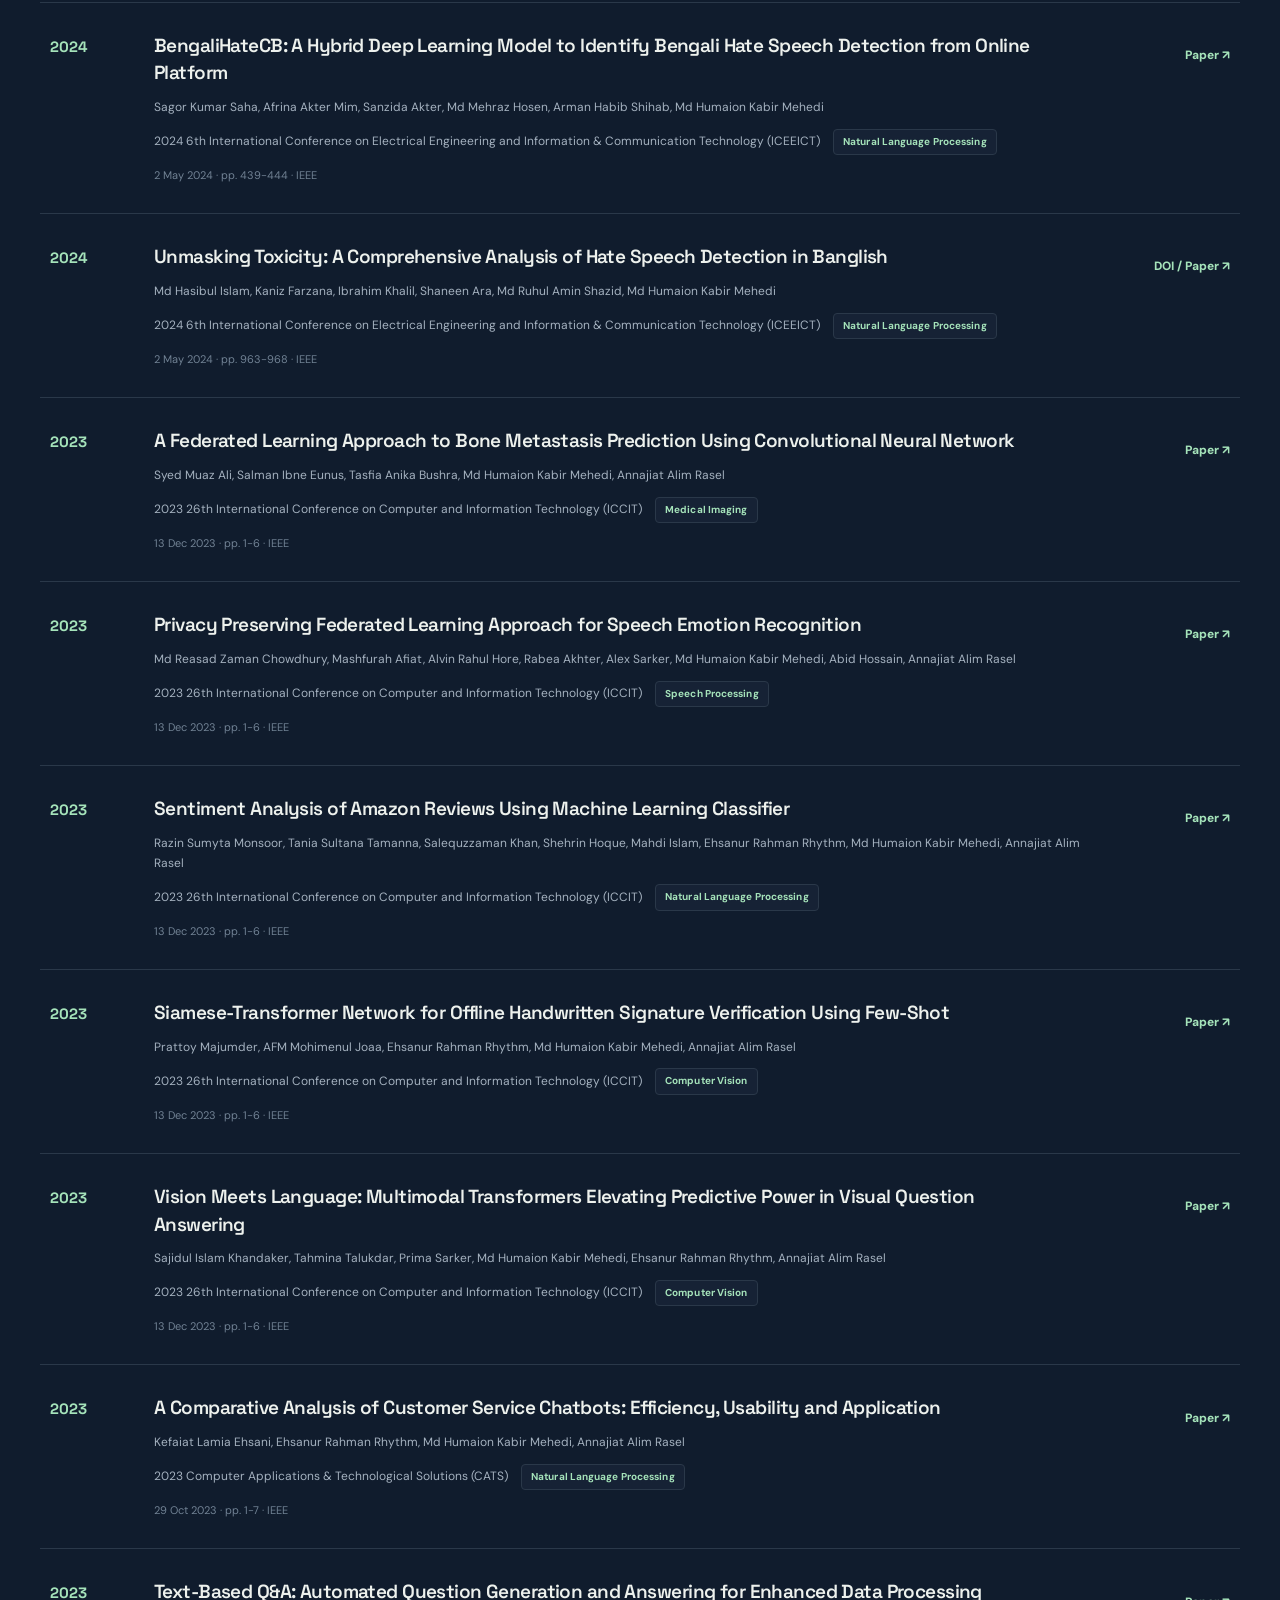
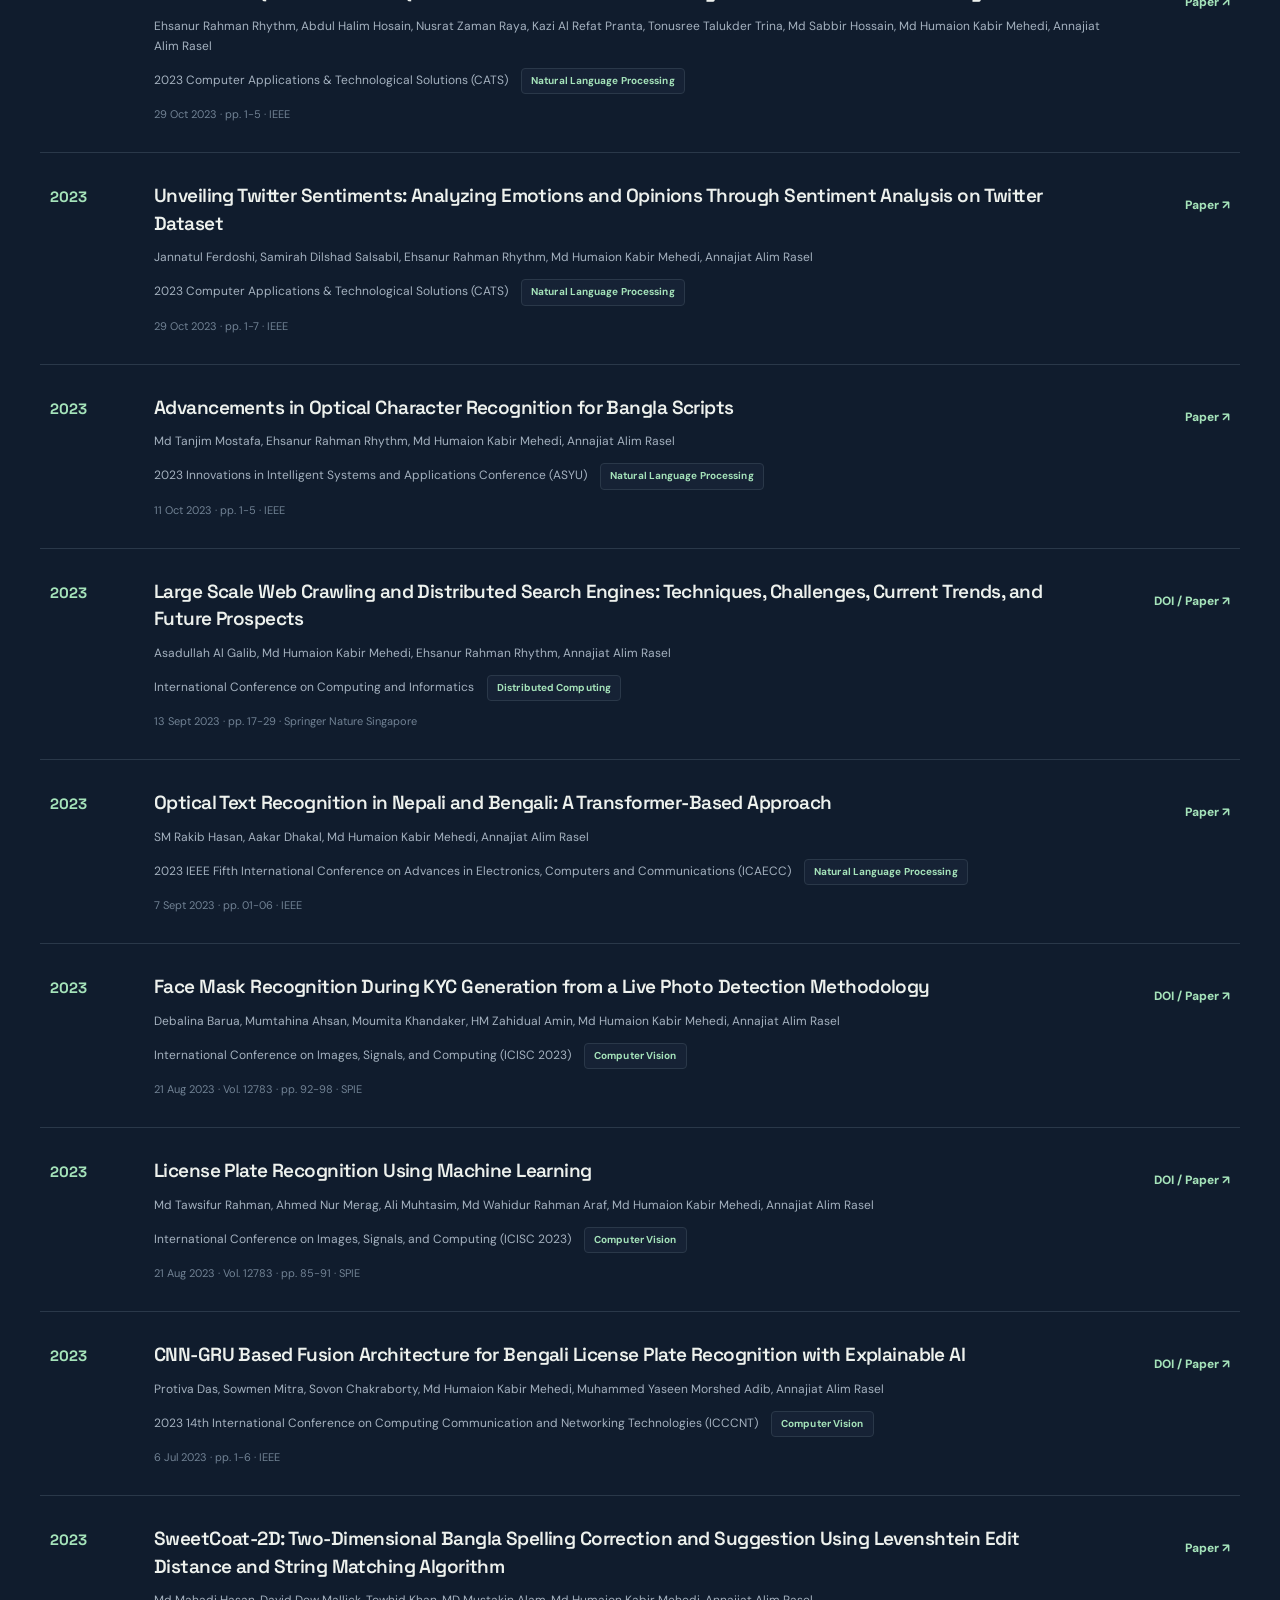
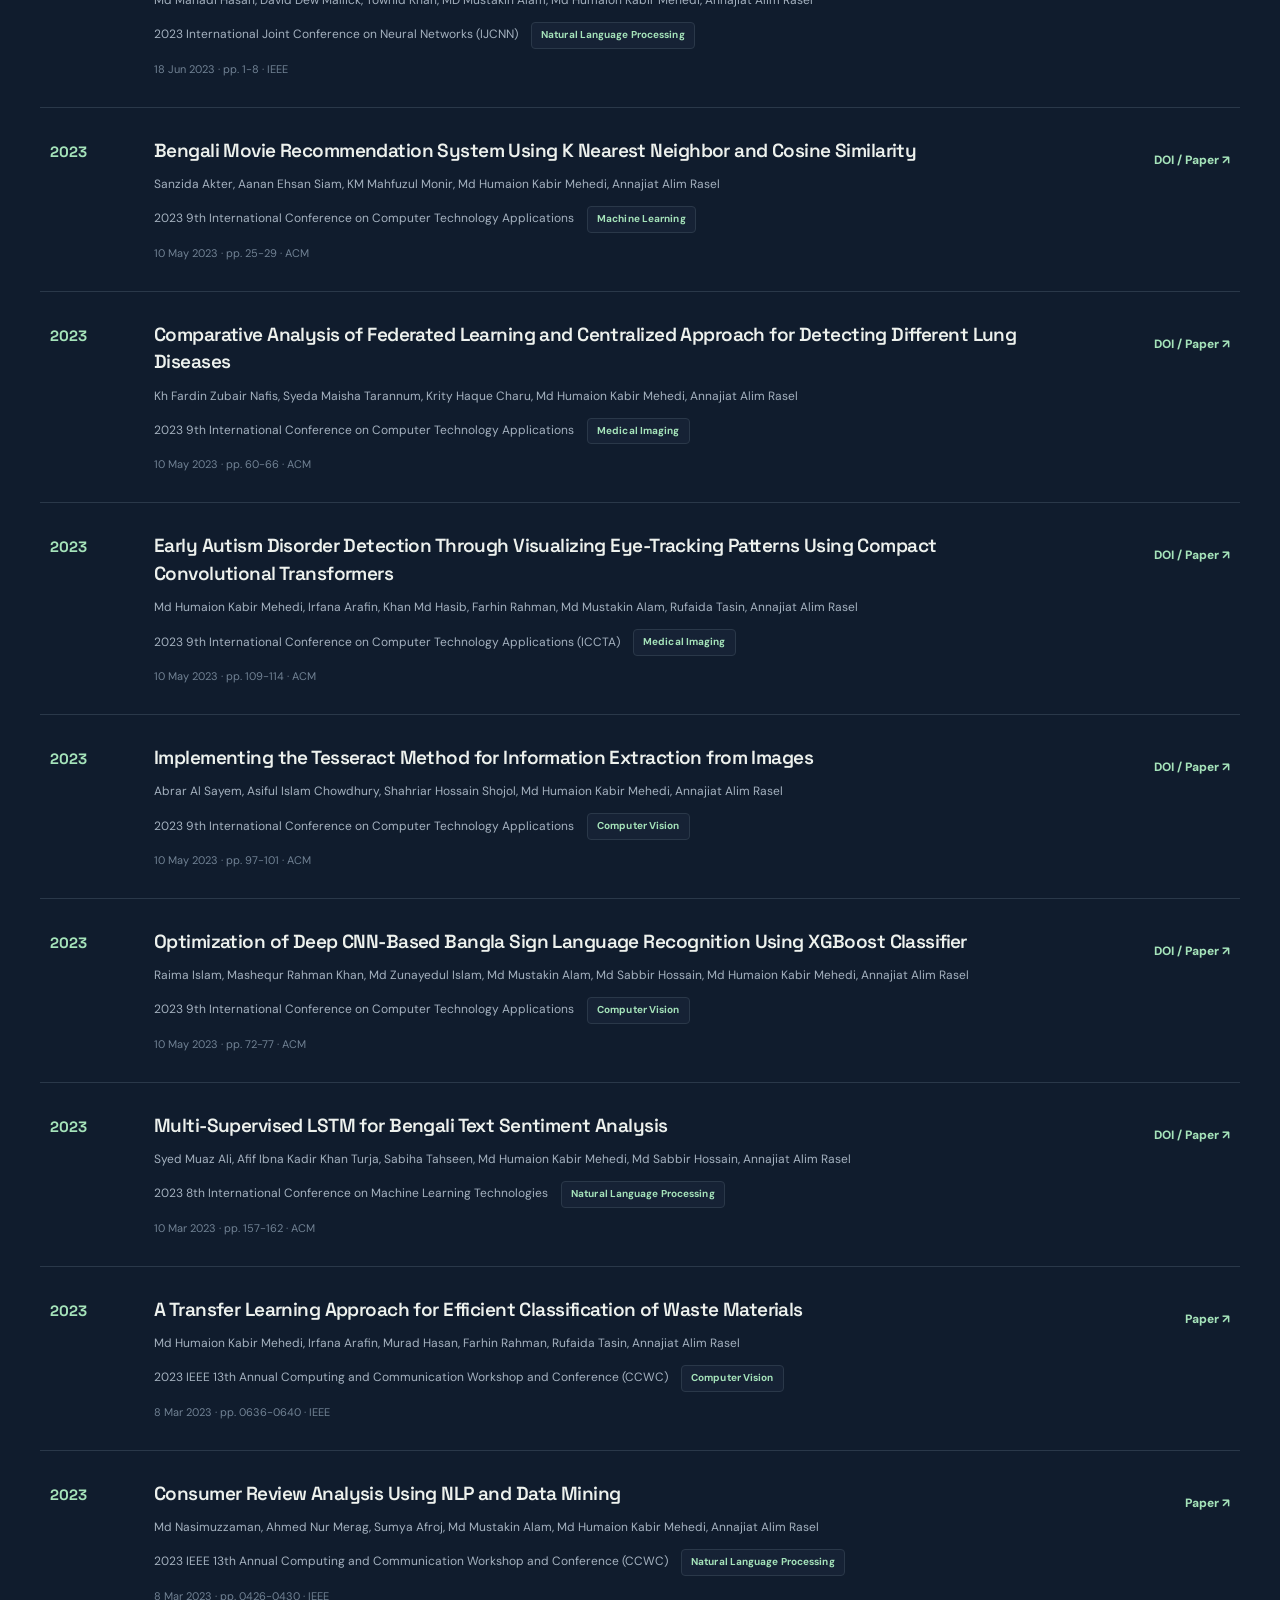
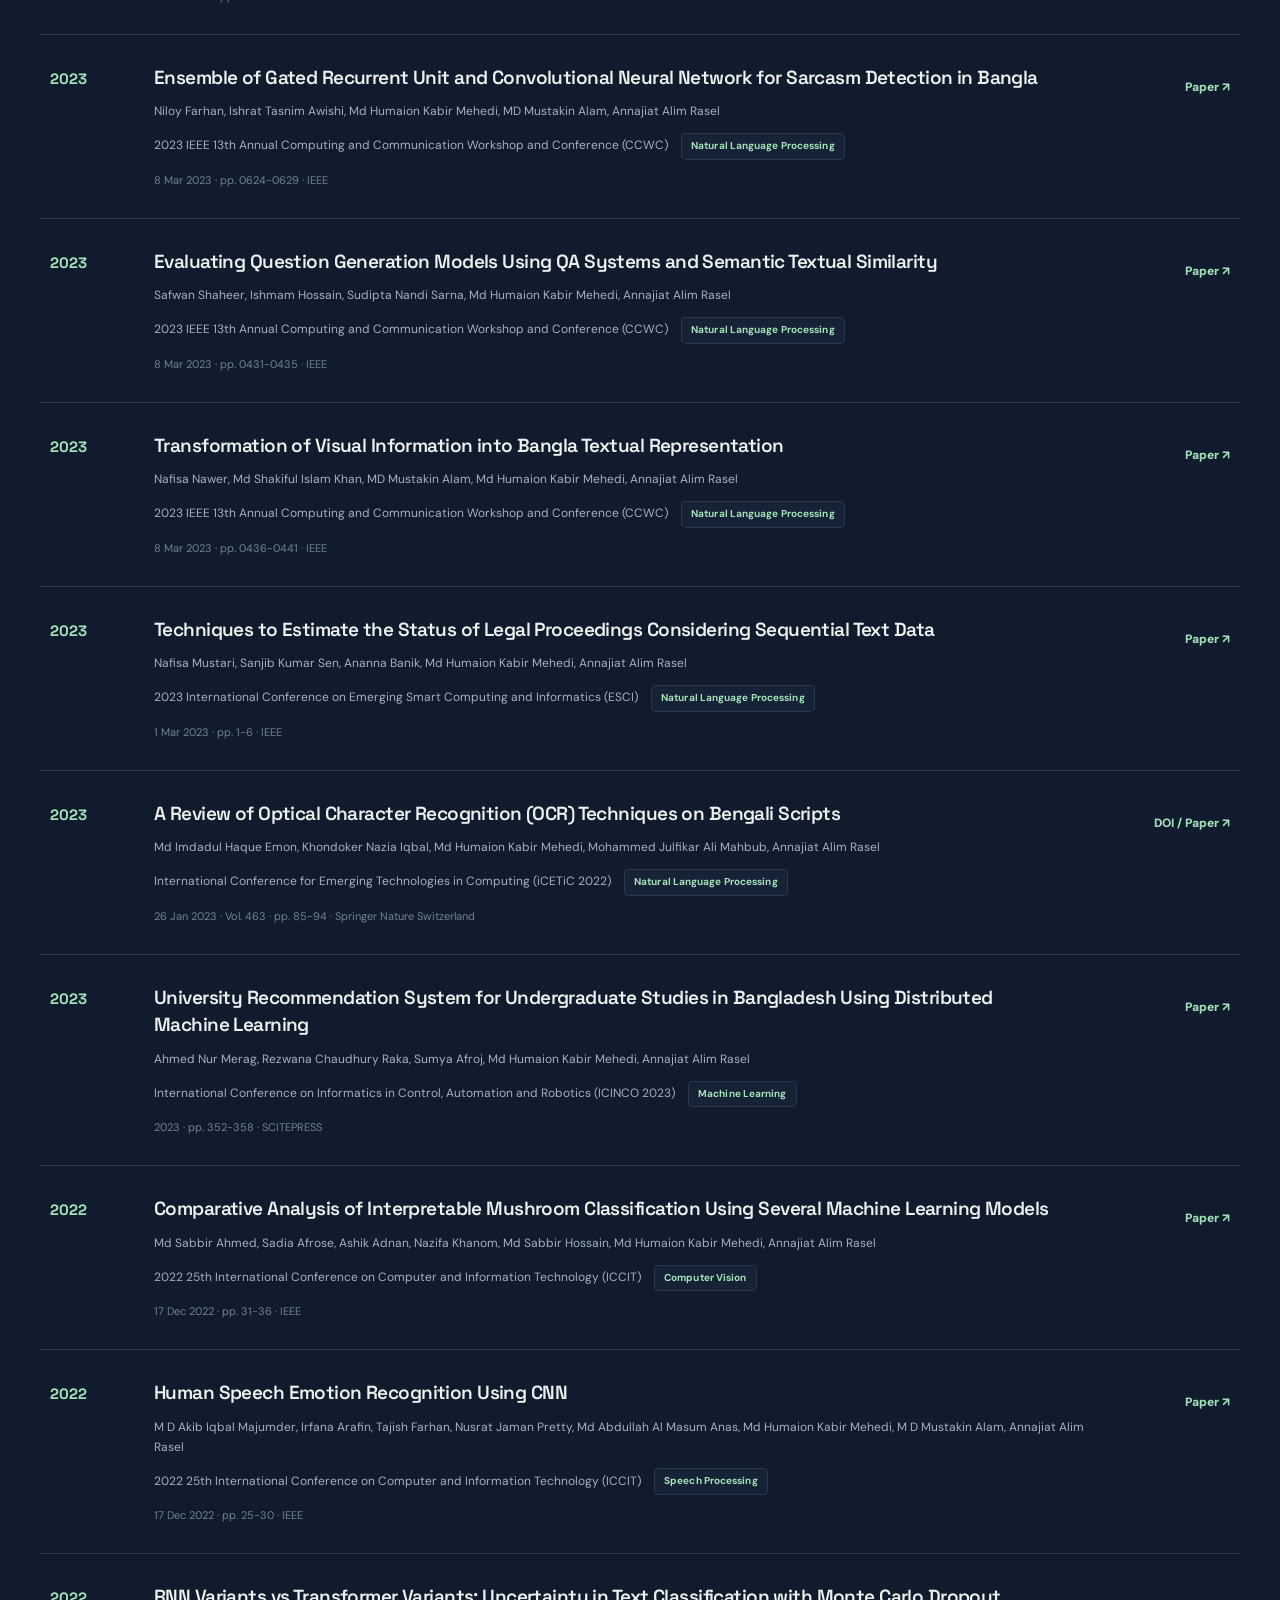
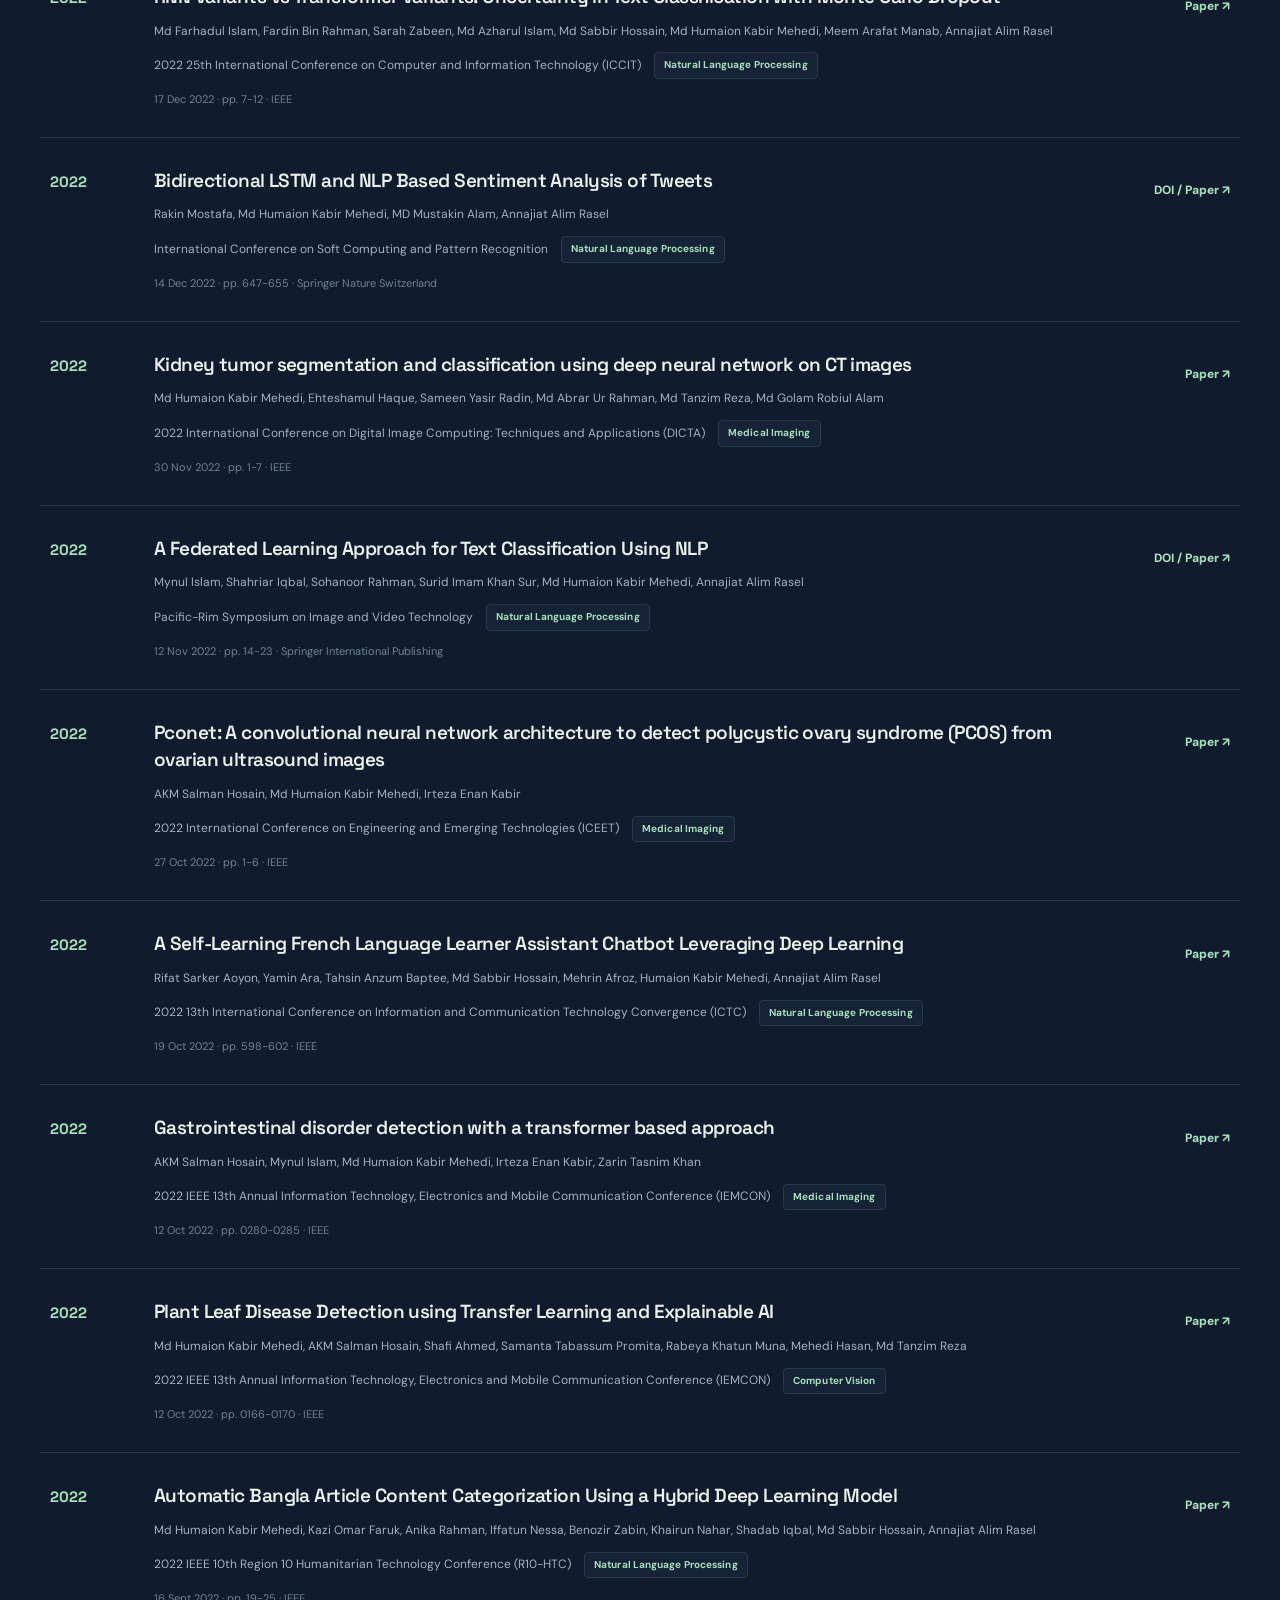
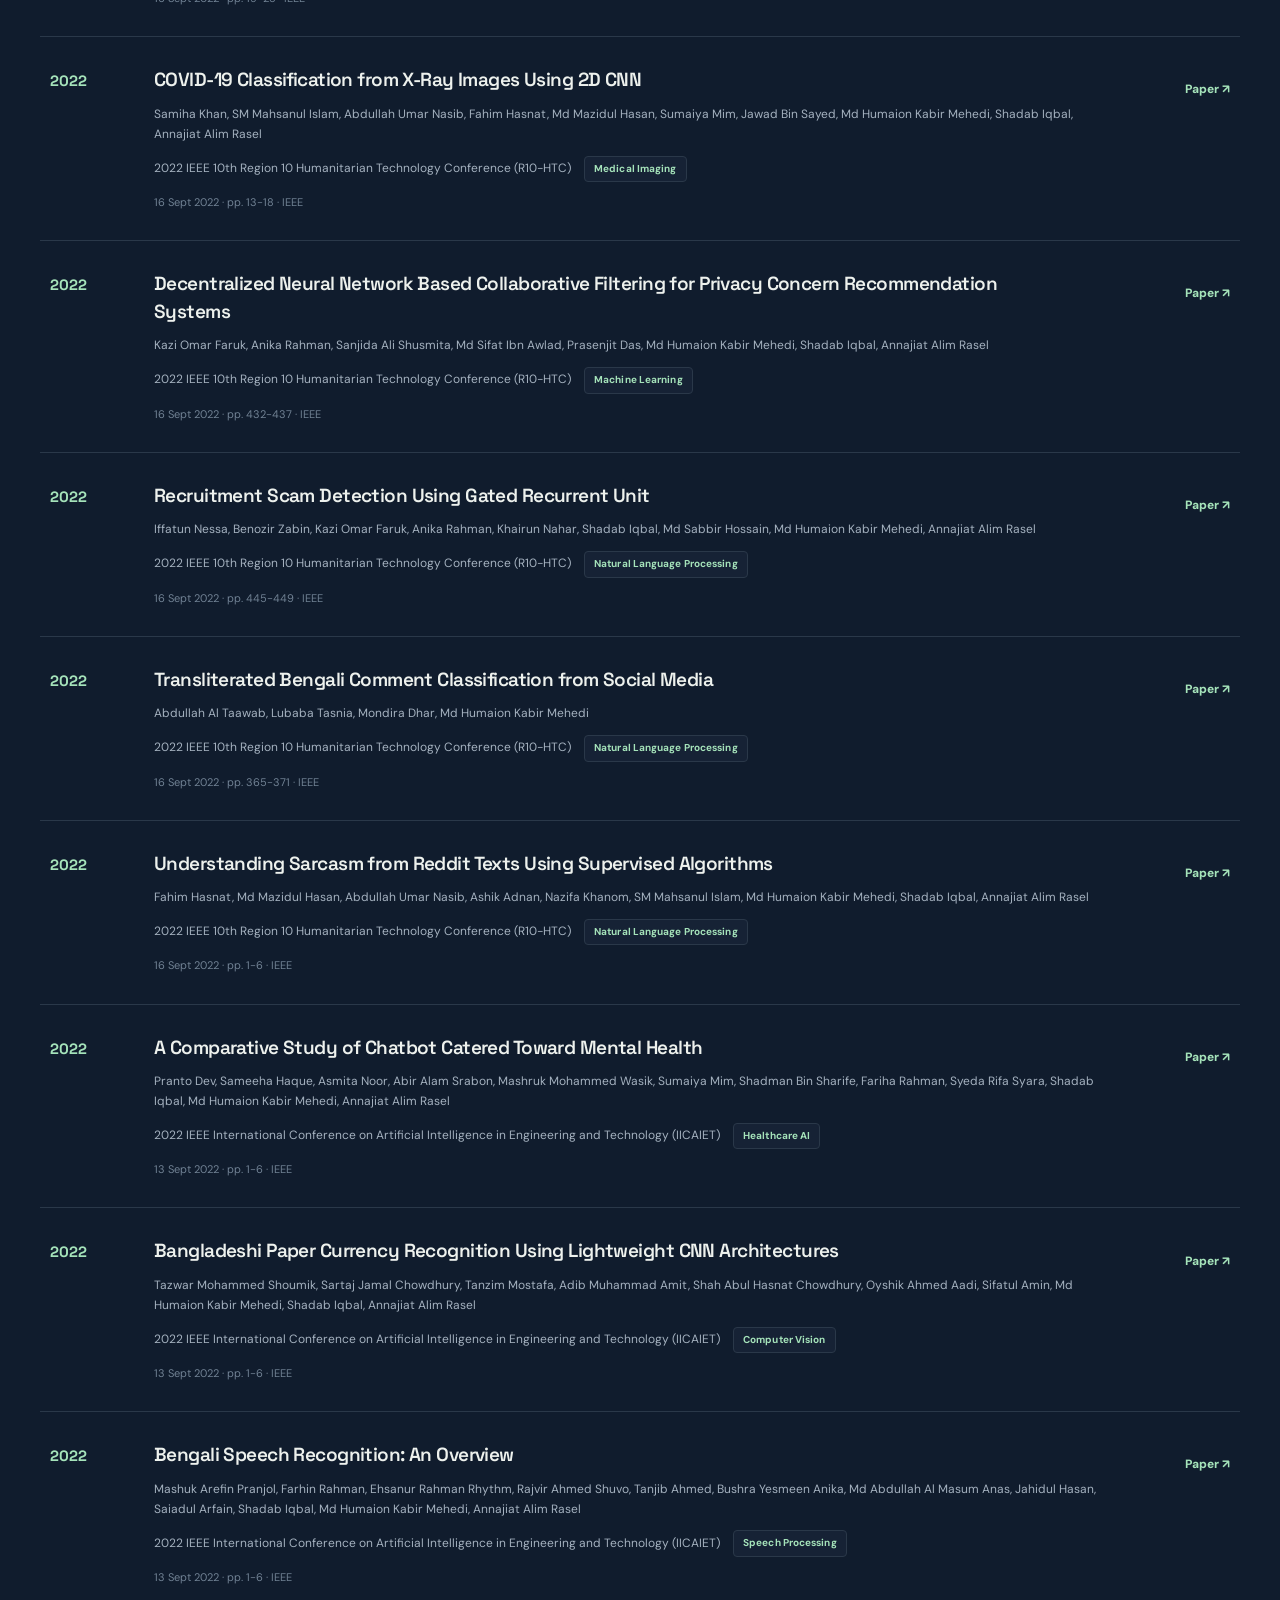
<file: research.html>
<!DOCTYPE html>
<html lang="en" data-theme="dark">
<head>
  <meta charset="utf-8"><meta name="viewport" content="width=device-width,initial-scale=1"><meta name="theme-color" content="#0c1423">
  <meta name="description" content="Research portfolio of Md Humaion Kabir Mehedi, including current research, manuscripts under review, journal publications and conference papers, newest first.">
  <meta property="og:title" content="Research | Md Humaion Kabir Mehedi"><meta property="og:type" content="website">
  <title>Research & Publications | HKM — Md Humaion Kabir Mehedi</title>
  <meta name="application-name" content="HKM Academic Portfolio"><link rel="icon" href="assets/img/favicon.svg" type="image/svg+xml">
  <link rel="preconnect" href="https://fonts.googleapis.com"><link rel="preconnect" href="https://fonts.gstatic.com" crossorigin>
  <link href="https://fonts.googleapis.com/css2?family=DM+Sans:wght@400;500;600;700;800&family=Space+Grotesk:wght@400;500;600;700&display=swap" rel="stylesheet">
  <link rel="stylesheet" href="assets/css/style.css"><script>try{document.documentElement.dataset.theme=localStorage.getItem('hkm-theme')||'dark'}catch(e){}</script>
  <script defer src="assets/js/data.js"></script><script defer src="assets/js/app.js"></script>
</head>
<body data-page="research">
<a class="skip-link" href="#main">Skip to content</a><div class="site-shell">
<header class="site-header" id="site-header"><div class="container nav-container"><a href="index.html" class="brand" aria-label="Md Humaion Kabir Mehedi home"><span class="brand-symbol">HKM</span><span class="brand-text">Humaion Kabir <strong>Mehedi</strong></span></a><nav class="desktop-nav" aria-label="Main navigation"><a href="index.html" data-nav="home">Home</a><a href="research.html" data-nav="research">Research</a><a href="about.html" data-nav="about">About</a><a href="contact.html" data-nav="contact">Contact</a></nav><div class="nav-actions"><button class="theme-toggle icon-button" aria-label="Toggle light and dark theme" title="Toggle theme"><span class="theme-icon">☼</span></button><a href="contact.html" class="button button-small button-primary nav-cta">Collaborate <span aria-hidden="true">↗</span></a><button class="mobile-menu-toggle icon-button" aria-expanded="false" aria-controls="mobile-navigation" aria-label="Open navigation"><span class="hamburger"><i></i><i></i><i></i></span></button></div></div><nav id="mobile-navigation" class="mobile-nav" aria-label="Mobile navigation" hidden><a href="index.html" data-nav="home">Home</a><a href="research.html" data-nav="research">Research</a><a href="about.html" data-nav="about">About</a><a href="contact.html" data-nav="contact">Contact</a></nav></header>
<main id="main">
<section class="page-hero research-hero"><div class="container"><div class="page-hero-grid"><h1>Ideas in motion.<br><span class="text-gradient">Evidence in print.</span></h1><div class="page-hero-aside"><p>Explore the questions I am interested in, the manuscripts I choose to share, and my published contributions to journals and conferences.</p><div class="social-inline"><a href="https://scholar.google.com/citations?user=BJPb5BcAAAAJ&hl=en" target="_blank" rel="noopener noreferrer">Google Scholar ↗</a><a href="https://scholargps.com/scholars/60176498191431/md-humaion-kabir-mehedi" target="_blank" rel="noopener noreferrer" aria-label="ScholarGPS profile, ID 60176498191431">ScholarGPS ↗</a><a href="https://orcid.org/0000-0002-5759-022X" target="_blank" rel="noopener noreferrer">ORCID ↗</a><a href="https://dblp.org/pid/333/4435.html" target="_blank" rel="noopener noreferrer">DBLP ↗</a></div></div></div><div class="research-index" aria-label="Research page sections"><a href="#current-research">Current research <b>↗</b></a><a href="#under-review">Under review <b>↗</b></a><a href="#journals">Published journals <b>↗</b></a><a href="#conferences">Conferences <b>↗</b></a></div></div></section>
<section class="section-spacing" id="current-research"><div class="container"><div class="section-heading reveal"><div><div class="section-kicker">CURRENT RESEARCH</div><h2>Questions worth <span class="text-gradient">pursuing.</span></h2></div><div class="section-heading-side"><p>Research themes reflected in my recent work and interests. Individual projects may evolve as new studies develop.</p></div></div><div class="focus-grid research-focus-grid" id="research-focus-grid"></div><div id="research-highlights"></div></div></section>
<section class="section-spacing section-alt" id="under-review"><div class="container"><div class="section-heading reveal"><div><div class="section-kicker">MANUSCRIPTS</div><h2>Currently <span class="text-gradient">under review.</span></h2></div><div class="section-heading-side"><p>A dedicated space for manuscripts submitted to journals or conferences. Only publicly share details when appropriate.</p></div></div><div class="demo-notice" id="review-demo-notice" hidden><span class="demo-notice-icon" aria-hidden="true">ⓘ</span><div><strong>Example entries — not actual submissions</strong><p>The four manuscripts below are sample titles added to demonstrate this section. They have not been submitted to any journal or conference. Replace them before publicly claiming papers are under review.</p></div></div><div id="under-review-list" class="review-list"></div></div></section>
<section class="section-spacing" id="journals"><div class="container"><div class="section-heading reveal"><div><div class="section-kicker">PEER-REVIEWED RESEARCH</div><h2>Published <span class="text-gradient">journal articles.</span></h2></div><div class="section-heading-side"><p>A curated selection of journal publications, <strong>automatically ordered newest first</strong> from the publication dates in the website data file.</p></div></div><div class="list-toolbar"><div class="toolbar-title"><strong id="journal-total">Journal articles</strong><small>Latest → earliest</small></div><div class="publication-controls"><label class="search-field"><span aria-hidden="true">⌕</span><input id="journal-search" type="search" placeholder="Search by title, journal, or topic" aria-label="Search journal papers"></label><label class="select-wrapper"><span class="sr-only">Filter journal publications by year</span><select id="journal-year"><option value="all">All years</option></select></label></div></div><div id="journal-list" class="publication-list" aria-live="polite"></div><p class="collection-note">Showing selected verified records, not necessarily every publication. For the full indexed record, visit <a href="https://scholar.google.com/citations?user=BJPb5BcAAAAJ&hl=en" target="_blank" rel="noopener noreferrer">Google Scholar ↗</a>.</p></div></section>
<section class="section-spacing section-alt" id="conferences"><div class="container"><div class="section-heading reveal"><div><div class="section-kicker">CONFERENCE PROCEEDINGS</div><h2>Research, <span class="text-gradient">shared.</span></h2></div><div class="section-heading-side"><p>Selected conference publications and proceedings, newest first. Expand this list at any time by adding records to the content file.</p></div></div><div class="list-toolbar"><div class="toolbar-title"><strong id="conference-total">Conference papers</strong><small>Latest → earliest</small></div><div class="publication-controls"><label class="search-field"><span aria-hidden="true">⌕</span><input id="conference-search" type="search" placeholder="Search conference papers" aria-label="Search conference papers"></label><label class="select-wrapper"><span class="sr-only">Filter conference papers by year</span><select id="conference-year"><option value="all">All years</option></select></label></div></div><div id="conference-list" class="publication-list" aria-live="polite"></div><p class="collection-note">More conference publications can be found on <a href="https://dblp.org/pid/333/4435.html" target="_blank" rel="noopener noreferrer">DBLP ↗</a>.</p></div></section>
<section class="section-spacing"><div class="container"><div class="research-bottom-cta"><div class="section-kicker">OPEN TO COLLABORATION</div><h2>Have an idea we should explore?</h2><p>I welcome conversations across artificial intelligence, medical imaging, vision, and language technologies.</p><a href="contact.html" class="button button-primary">Start a conversation ↗</a></div></div></section>
</main><footer class="site-footer"><div class="container footer-top"><a class="footer-brand" href="index.html">HKM<span>.</span></a><p>Researching intelligent systems with clarity, curiosity, and purpose.</p><div class="footer-links"><a href="index.html">Home</a><a href="about.html">About</a><a href="contact.html">Contact</a></div></div><div class="container footer-bottom"><span>© <span data-year></span> Md Humaion Kabir Mehedi. All rights reserved.</span><span>Built for the open web · <a href="#main">Back to top ↑</a></span></div></footer></div></body></html>
</file>
<file: assets/css/style.css>
/* =====================================================
   HKM Academic Portfolio — easy-to-edit static stylesheet
   Dark theme default; light theme via data-theme="light".
   ===================================================== */
:root{color-scheme:dark;--bg:#0b1422;--bg-alt:#101c2d;--surface:#162235;--surface-hover:#1b2d42;--border:#2a3849;--text:#edf1ed;--sub:#a4b1bf;--muted:#718294;--accent:#a5e3ba;--accent-dark:#163e30;--gold:#e3cf93;--header:#0b1422ed;--shadow:0 18px 60px #0002;--heading:'Space Grotesk','Arial',sans-serif;--body:'DM Sans',Arial,sans-serif;--radius:18px}
html[data-theme="light"]{color-scheme:light;--bg:#f8faf8;--bg-alt:#edf3f0;--surface:#fff;--surface-hover:#f0f6f1;--border:#d7e0dd;--text:#152c31;--sub:#465e63;--muted:#74868a;--accent:#23694f;--accent-dark:#dcefe3;--gold:#94752f;--header:#f8faf8ed;--shadow:0 18px 60px #18312a10}
*{box-sizing:border-box}html{scroll-behavior:smooth;scroll-padding-top:105px}body{margin:0;background:var(--bg);color:var(--text);font-family:var(--body);line-height:1.65;-webkit-font-smoothing:antialiased}body,button,input,select{font-size:15px}a{color:inherit;text-decoration:none}button,input,select{font-family:inherit}button{cursor:pointer}a,button,input,select{outline-offset:4px}:focus-visible{outline:2px solid var(--accent)}::selection{background:var(--accent);color:var(--bg)}img,svg{max-width:100%}h1,h2,h3,h4,p{margin-top:0}h1,h2,h3,h4{font-family:var(--heading);line-height:1.12;letter-spacing:-.045em;font-weight:600}h1{font-size:clamp(3.3rem,5.55vw,5.7rem)}h2{font-size:clamp(2.4rem,4.5vw,4.5rem)}h3{font-size:1.35rem}p{color:var(--sub)}.container{width:min(100% - 80px,1220px);margin-inline:auto}.site-shell{overflow:hidden}.section-spacing{padding:115px 0}.section-alt{background:var(--bg-alt)}.sr-only{position:absolute;width:1px;height:1px;padding:0;margin:-1px;overflow:hidden;clip:rect(0,0,0,0);white-space:nowrap;border:0}.skip-link{position:absolute;top:-90px;left:20px;padding:10px 16px;background:var(--accent);color:var(--bg);z-index:200}.skip-link:focus{top:18px}.small-label{font-size:10px;color:var(--muted);letter-spacing:.2em;font-weight:800}.eyebrow,.section-kicker{display:flex;align-items:center;gap:12px;font-weight:800;font-size:11px;letter-spacing:.16em;color:var(--accent)}.eyebrow-dot,.live-indicator{display:inline-block;flex-shrink:0;width:8px;height:8px;border-radius:50%;background:var(--accent);box-shadow:0 0 0 5px color-mix(in srgb,var(--accent) 14%,transparent)}.text-gradient{color:var(--accent)}.button{border-radius:7px;display:inline-flex;align-items:center;justify-content:center;gap:23px;padding:15px 21px;font-size:13px;font-weight:800;line-height:1.15;letter-spacing:-.01em;transition:background .2s,transform .2s,border-color .2s}.button:hover{transform:translateY(-2px)}.button-primary{background:var(--accent);color:var(--bg);border:1px solid var(--accent)}.button-primary:hover{background:var(--text);border-color:var(--text);color:var(--bg)}.button-outline{border:1px solid var(--border);color:var(--text);background:transparent}.button-outline:hover{background:var(--surface-hover);border-color:var(--accent)}.button-small{padding:11px 17px;font-size:12px;gap:10px}.text-link{color:var(--accent);font-size:13px;font-weight:800;display:inline-flex;gap:16px;align-items:center}.text-link:hover{text-decoration:underline;text-underline-offset:5px}.section-heading{display:grid;grid-template-columns:1.2fr .8fr;gap:70px;align-items:end;margin-bottom:46px}.section-heading h2{margin:20px 0 0}.section-heading-side{max-width:390px;justify-self:end}.section-heading-side p{margin:0 0 20px;font-size:15px}.section-heading-side p:last-child{margin-bottom:0}.section-heading-side strong{color:var(--text)}
/* Header */
.site-header{z-index:100;position:sticky;top:0;background:var(--header);backdrop-filter:blur(20px);border-bottom:1px solid var(--border)}.nav-container{display:flex;align-items:center;gap:28px;min-height:88px}.brand{display:flex;gap:11px;align-items:center;flex-shrink:0}.brand-symbol{background:var(--accent);border-radius:8px;color:var(--bg);font:700 20px/1 var(--heading);height:44px;width:58px;display:grid;place-items:center;letter-spacing:-.055em;padding:0 5px}.brand-symbol span{color:var(--bg)}.brand-text{font:600 14px/1.2 var(--heading);letter-spacing:-.02em;display:flex;flex-direction:column}.brand-text strong{font-weight:700}.brand-text small{font:700 8px/1.6 var(--body);letter-spacing:.17em;color:var(--muted);margin-top:3px}.desktop-nav{display:flex;gap:33px;align-items:center;margin-left:auto}.desktop-nav a{position:relative;color:var(--sub);font-weight:700;font-size:13px;transition:color .2s}.desktop-nav a:hover,.desktop-nav a.active{color:var(--accent)}.desktop-nav a.active:after{position:absolute;content:'';height:2px;background:var(--accent);bottom:-11px;left:0;right:0}.nav-actions{display:flex;gap:14px;align-items:center;margin-left:12px}.icon-button{display:grid;place-items:center;width:39px;height:39px;border:1px solid var(--border);border-radius:8px;color:var(--text);background:transparent}.icon-button:hover{border-color:var(--accent)}.theme-icon{font-size:21px;line-height:1}.mobile-menu-toggle,.mobile-nav{display:none}.mobile-nav{padding:10px 40px 20px;background:var(--bg);border-top:1px solid var(--border)}.mobile-nav a{display:block;padding:13px 5px;font-weight:700;border-bottom:1px solid var(--border)}.mobile-nav a.active{color:var(--accent)}.hamburger{display:grid;gap:4px}.hamburger i{display:block;width:19px;height:2px;background:var(--text);transition:transform .2s,opacity .2s}
/* Home hero */
.hero-section{padding-top:92px;padding-bottom:0;background:radial-gradient(ellipse 64% 50% at 72% 33%,color-mix(in srgb,var(--accent) 7%,transparent),transparent 73%)}.hero-layout{display:grid;grid-template-columns:1.08fr .92fr;gap:65px;align-items:center;padding-bottom:94px}.hero-copy h1{margin:25px 0 18px;font-size:clamp(3.3rem,5.4vw,5.7rem);letter-spacing:-.066em}.hero-copy h1 em{font-style:normal;letter-spacing:-.064em}.hero-name{font-family:var(--heading);font-size:18px;font-weight:600;color:var(--text);letter-spacing:-.03em;margin-bottom:13px}.dash{color:var(--accent);padding:0 4px}.hero-description{max-width:555px;font-size:17px;line-height:1.8}.hero-buttons{display:flex;gap:13px;flex-wrap:wrap;margin-top:32px}.hero-meta{display:flex;gap:26px;flex-wrap:wrap;margin-top:43px;color:var(--muted);font-size:12px;font-weight:700}.hero-meta>span{display:inline-flex;align-items:center;gap:9px}.mini-icon{color:var(--accent);font-size:18px}.hero-visual{height:555px;border:1px solid var(--border);border-radius:var(--radius);background:radial-gradient(ellipse at 51% 43%,#2d5b4e32,transparent 45%),linear-gradient(135deg,var(--surface),var(--bg-alt));padding:26px 28px;display:flex;flex-direction:column;box-shadow:var(--shadow);position:relative;overflow:hidden}.hero-visual:before{content:'';position:absolute;inset:0;background-image:linear-gradient(to right,var(--border) 1px,transparent 1px),linear-gradient(to bottom,var(--border) 1px,transparent 1px);background-size:42px 42px;opacity:.14;mask-image:linear-gradient(to bottom,transparent,#000 60%,transparent);pointer-events:none}.visual-topline,.visual-bottomline{display:flex;align-items:center;justify-content:space-between;font-size:10px;font-weight:800;letter-spacing:.13em;color:var(--muted);position:relative;z-index:1}.visual-topline span:first-child{display:flex;gap:12px;align-items:center}.visual-bottomline{gap:7px;font-size:9px}.live-indicator{width:6px;height:6px;box-shadow:none}.orbital-wrap{position:relative;flex:1;min-height:365px;display:grid;place-items:center}.orbit{position:absolute;left:50%;top:50%;border:1px solid color-mix(in srgb,var(--accent) 35%,transparent);border-radius:50%;transform:translate(-50%,-50%)}.orbit-one{width:185px;height:185px;border-style:dashed;animation:spin 38s linear infinite}.orbit-two{width:302px;height:302px;border-color:var(--border)}.orbit-three{width:415px;height:415px;border-color:color-mix(in srgb,var(--accent) 20%,transparent)}@keyframes spin{from{transform:translate(-50%,-50%) rotate(0)}to{transform:translate(-50%,-50%) rotate(360deg)}}.orbital-core{z-index:1;display:flex;flex-direction:column;align-items:center;justify-content:center;width:136px;height:136px;border-radius:50%;background:var(--accent);color:var(--bg);box-shadow:0 0 0 12px #9adab50c,0 0 85px #a5e3ba24}.core-mark{font:700 55px/.95 var(--heading);letter-spacing:-.08em}.core-sub{font-size:9px;font-weight:800;letter-spacing:.1em}.orbit-point{width:11px;height:11px;position:absolute;background:var(--gold);border-radius:50%;box-shadow:0 0 15px #e3cf9366}.point-one{top:26%;left:75%}.point-two{top:71%;left:15%}.point-three{top:78%;left:66%;width:7px;height:7px;background:var(--accent)}.orbit-label{position:absolute;color:var(--text);font:700 11px var(--heading);border:1px solid var(--border);border-radius:30px;padding:6px 12px;background:var(--bg-alt)}.label-one{top:15%;left:12%}.label-two{top:32%;right:0}.label-three{bottom:15%;right:18%}.orbit-cross{position:absolute;font-size:25px;color:var(--accent);font-weight:300}.cross-one{top:9%;right:23%}.cross-two{bottom:13%;left:27%}.hero-quicklinks{border-top:1px solid var(--border);display:flex;align-items:center;gap:32px;flex-wrap:wrap;padding:22px 0}.hero-quicklinks a{display:flex;gap:12px;align-items:center;color:var(--sub);font-size:12px;font-weight:700}.hero-quicklinks a span{color:var(--accent)}.hero-quicklinks a:hover{color:var(--accent)}
/* Shared card sets */
.focus-grid{display:grid;grid-template-columns:repeat(4,minmax(0,1fr));gap:16px}.focus-card{display:flex;flex-direction:column;min-height:330px;border:1px solid var(--border);border-radius:13px;padding:29px 25px 24px;background:var(--surface);transition:transform .25s,border-color .25s}.focus-card:hover{border-color:color-mix(in srgb,var(--accent) 55%,var(--border));transform:translateY(-5px)}.focus-top{display:flex;justify-content:space-between;align-items:center;color:var(--muted);font:700 11px var(--heading)}.focus-icon{font-size:25px;color:var(--accent);line-height:1}.focus-card h3{margin:54px 0 12px;font-size:21px}.focus-card p{line-height:1.7;font-size:13px;flex:1;margin-bottom:24px}.keyword-row{display:flex;flex-wrap:wrap;gap:6px}.keyword-row span{font-size:10px;font-weight:700;color:var(--accent);padding:5px 9px;border:1px solid var(--border);border-radius:20px}.featured-publications{border-top:1px solid var(--border)}.featured-row{display:grid;grid-template-columns:80px minmax(0,1fr) auto;align-items:center;gap:24px;padding:30px 10px;border-bottom:1px solid var(--border);transition:background .2s}.featured-row:hover{background:var(--surface)}.featured-year{font:700 14px var(--heading);color:var(--accent)}.featured-row h3{margin:0 0 8px;font-size:20px;letter-spacing:-.035em}.featured-row p{font-size:12px;margin:0}.publication-arrow{width:42px;height:42px;display:grid;place-items:center;border:1px solid var(--border);border-radius:50%;color:var(--accent);font-size:21px;transition:background .2s}.featured-row:hover .publication-arrow{background:var(--accent);color:var(--bg)}.about-preview-grid{display:grid;grid-template-columns:1fr 1fr;gap:120px}.about-quote h2{margin:20px 0 25px}.about-quote p{font-size:17px;line-height:1.8;max-width:510px;margin-bottom:32px}.fact-row{display:flex;gap:22px;align-items:center;border-bottom:1px solid var(--border);padding:26px 0}.fact-row:first-child{padding-top:0}.fact-number{font:700 12px var(--heading);color:var(--accent)}.fact-row div{display:flex;flex-direction:column;flex:1;gap:4px}.fact-row strong{font:600 17px var(--heading)}.fact-row div span{font-size:12px;color:var(--sub)}.fact-row>span:last-child{color:var(--accent)}.cta-section{padding-top:70px}.big-cta{position:relative;overflow:hidden;border:1px solid var(--border);background:linear-gradient(115deg,var(--surface),var(--bg-alt));padding:65px 70px;border-radius:18px;display:flex;align-items:end;justify-content:space-between;gap:25px}.big-cta h2{font-size:clamp(2.5rem,4.4vw,4.5rem);margin:18px 0}.big-cta p{margin-bottom:0;max-width:510px}.big-cta .button{position:relative;z-index:2;white-space:nowrap}.cta-decor{position:absolute;right:3%;top:-90px;font:700 400px/1 var(--heading);color:var(--accent);opacity:.04;pointer-events:none}
/* Page hero & research */
.page-hero{padding:100px 0 75px;background:radial-gradient(ellipse 70% 90% at 90% 0%,color-mix(in srgb,var(--accent) 6%,transparent),transparent 70%);border-bottom:1px solid var(--border)}.page-hero-grid{display:grid;grid-template-columns:1.25fr .75fr;gap:50px;align-items:end}.page-hero h1{margin:23px 0 0;font-size:clamp(3.3rem,5.1vw,5.4rem)}.page-hero-aside{padding-bottom:10px}.page-hero-aside p{font-size:16px;line-height:1.8}.social-inline{display:flex;gap:15px 24px;flex-wrap:wrap;margin-top:22px}.social-inline a{color:var(--accent);font-size:12px;font-weight:800}.social-inline a:hover{text-decoration:underline}.research-hero{padding-bottom:40px}.research-index{display:grid;grid-template-columns:repeat(4,1fr);gap:13px;margin-top:65px}.research-index a{display:flex;flex-direction:column;gap:18px;padding:22px 22px;background:var(--surface);border-radius:9px;border:1px solid var(--border);font-family:var(--heading);font-size:14px;font-weight:700;transition:border-color .2s,transform .2s;position:relative}.research-index a:hover{transform:translateY(-3px);border-color:var(--accent)}.research-index a>span{font-size:12px;color:var(--accent)}.research-index a b{position:absolute;right:20px;top:19px;color:var(--accent);font-weight:500}.research-focus-grid .focus-card{min-height:330px}.highlight-panel{margin-top:22px;border:1px solid var(--border);border-radius:14px;background:var(--surface);padding:29px 34px;display:flex;gap:45px;justify-content:space-between;align-items:center}.highlight-panel .section-kicker{margin-bottom:12px}.highlight-panel h3{margin:0 0 9px;font-size:22px}.highlight-panel p{font-size:13px;margin:0;max-width:760px}.highlight-panel a{flex-shrink:0}.review-placeholder{border:1px dashed color-mix(in srgb,var(--accent) 35%,var(--border));padding:50px 45px;background:var(--surface);border-radius:14px;display:flex;gap:32px;align-items:flex-start}.review-placeholder-icon{width:60px;height:60px;flex-shrink:0;border-radius:50%;display:grid;place-items:center;border:1px solid var(--border);font-size:29px;color:var(--accent)}.review-placeholder h3{font-size:25px;margin:0 0 10px}.review-placeholder p{font-size:14px;max-width:620px;margin-bottom:12px}.review-placeholder code,.collection-note code{background:var(--bg-alt);color:var(--accent);padding:3px 6px;border-radius:4px}.review-entry{display:flex;justify-content:space-between;gap:28px;padding:26px 30px;border:1px solid var(--border);background:var(--surface);margin-bottom:12px;border-radius:10px}.review-entry h3{font-size:20px;margin:0 0 9px}.review-entry p{font-size:13px;margin:0}.review-entry .status-chip{align-self:start;white-space:nowrap}.status-chip{border:1px solid var(--border);padding:8px 13px;font-size:11px;font-weight:800;color:var(--gold);border-radius:30px}.list-toolbar{display:flex;justify-content:space-between;align-items:center;gap:30px;flex-wrap:wrap;padding:17px 0 22px;border-bottom:1px solid var(--border)}.toolbar-title{display:flex;align-items:center;gap:14px;flex-wrap:wrap}.toolbar-title strong{font-family:var(--heading);font-size:17px}.toolbar-title small{color:var(--accent);font-size:11px;font-weight:800}.publication-controls{display:flex;gap:11px;flex-wrap:wrap}.search-field{display:flex;align-items:center;border:1px solid var(--border);border-radius:7px;background:var(--surface);padding:0 12px;color:var(--accent);gap:8px;min-width:285px}.search-field span{font-size:22px}.search-field input{color:var(--text);background:none;border:none;outline:none;height:41px;min-width:0;width:100%;font-size:12px}.search-field input::placeholder{color:var(--muted)}.select-wrapper select{height:43px;border:1px solid var(--border);border-radius:7px;color:var(--text);background:var(--surface);font-size:12px;padding:0 13px;min-width:125px}.publication-row{display:grid;grid-template-columns:80px minmax(0,1fr) 95px;gap:24px;padding:29px 10px;border-bottom:1px solid var(--border);transition:background .15s}.publication-row:hover{background:color-mix(in srgb,var(--surface-hover) 40%,transparent)}.publication-date{font:700 15px var(--heading);color:var(--accent);padding-top:5px}.publication-main h3{font-size:19px;letter-spacing:-.03em;line-height:1.45;margin:0 0 11px;max-width:900px}.publication-meta{display:flex;gap:9px 13px;align-items:center;flex-wrap:wrap;font-size:12px;color:var(--sub)}.pub-tag{display:inline-flex;background:var(--surface);border:1px solid var(--border);padding:4px 9px;border-radius:4px;color:var(--accent);font-weight:700;font-size:10px;letter-spacing:.01em}.publication-actions{display:flex;flex-direction:column;align-items:flex-end;gap:8px;padding-top:4px}.publication-actions a{display:inline-flex;gap:7px;align-items:center;color:var(--accent);font-size:12px;font-weight:800;white-space:nowrap}.publication-actions a:hover{text-decoration:underline}.new-chip{background:var(--accent-dark);color:var(--accent);font-size:10px;letter-spacing:.1em;padding:3px 9px;border-radius:30px;font-weight:800}.collection-note{font-size:12px;line-height:1.7;color:var(--muted);margin:22px 0 0}.collection-note a{color:var(--accent)}.empty-results{padding:48px;text-align:center;color:var(--sub);font-size:14px}.research-bottom-cta{padding:64px 50px;text-align:center;border:1px solid var(--border);background:var(--surface);border-radius:16px}.research-bottom-cta .section-kicker{justify-content:center}.research-bottom-cta h2{font-size:clamp(2.1rem,4vw,3.7rem);margin:17px 0}.research-bottom-cta p{max-width:540px;margin:0 auto 25px}
/* About */
.about-intro{display:grid;grid-template-columns:.65fr 1fr;gap:100px;align-items:center}.about-monogram{height:420px;border:1px solid var(--border);border-radius:13px;background:radial-gradient(circle at 50% 53%,color-mix(in srgb,var(--accent) 15%,transparent),transparent 65%),var(--surface);display:flex;align-items:center;justify-content:center;flex-direction:column;position:relative;overflow:hidden}.about-monogram:before,.about-monogram:after{position:absolute;content:'';border:1px solid color-mix(in srgb,var(--accent) 25%,transparent);border-radius:50%;width:350px;height:350px}.about-monogram:after{width:260px;height:260px}.monogram-text{font:700 120px/.9 var(--heading);letter-spacing:-.14em;color:var(--text);position:relative;z-index:1;padding-right:15px}.monogram-text span{color:var(--accent)}.about-monogram small{position:relative;z-index:1;font-size:10px;letter-spacing:.18em;color:var(--accent);margin-top:20px;font-weight:800}.intro-copy h2{margin:19px 0 26px}.intro-copy p{font-size:16px;line-height:1.85}.interest-cloud{display:flex;flex-wrap:wrap;gap:9px;margin-top:29px}.interest-cloud span{border:1px solid var(--border);border-radius:22px;padding:7px 13px;font-size:11px;font-weight:800;color:var(--accent)}.timeline{border-top:1px solid var(--border)}.timeline-item{display:grid;grid-template-columns:180px 1fr;gap:40px;padding:29px 5px;border-bottom:1px solid var(--border)}.timeline-year{font:700 13px var(--heading);color:var(--accent)}.timeline-item h3{font-size:21px;margin:0 0 7px}.timeline-place{color:var(--gold);font-size:12px;font-weight:700;margin-bottom:10px}.timeline-item p{font-size:14px;max-width:770px;margin:0}.award-grid{display:grid;grid-template-columns:repeat(3,minmax(0,1fr));gap:15px}.award-card{border:1px solid var(--border);background:var(--surface);border-radius:12px;padding:27px 25px}.award-card .award-icon{font-size:26px;color:var(--accent);line-height:1}.award-card h3{font-size:20px;margin:28px 0 9px}.award-card .award-meta{font-size:12px;color:var(--gold);margin-bottom:9px}.award-card p{font-size:12px;margin-bottom:0}
/* Contact */
.contact-layout{display:grid;grid-template-columns:1.05fr .95fr;gap:100px}.contact-main h2{margin:19px 0 26px}.contact-main>p{font-size:16px;line-height:1.8;max-width:500px}.email-card{margin:40px 0 23px;border:1px solid var(--border);background:var(--surface);border-radius:11px;padding:23px;display:flex;justify-content:space-between;gap:13px;align-items:center}.email-card div{min-width:0}.email-card small{display:block;font-weight:800;font-size:10px;letter-spacing:.14em;color:var(--muted);margin-bottom:9px}.email-card a{font-size:clamp(13px,1.5vw,18px);font-family:var(--heading);font-weight:600;overflow-wrap:anywhere}.email-card a:hover{color:var(--accent)}.copy-email{border:1px solid var(--border);border-radius:7px;background:var(--bg-alt);color:var(--accent);font-size:12px;font-weight:700;padding:10px;white-space:nowrap}.copy-email:hover{border-color:var(--accent)}.contact-note{font-size:12px!important;margin-top:23px;color:var(--muted)}.contact-side{border:1px solid var(--border);background:var(--surface);border-radius:14px;padding:34px}.contact-aside-header{display:flex;justify-content:space-between;font-weight:800;letter-spacing:.12em;color:var(--muted);font-size:11px;padding-bottom:22px;border-bottom:1px solid var(--border)}.contact-aside-header span{color:var(--accent)}.social-card{display:flex;align-items:center;gap:18px;padding:19px 0;border-bottom:1px solid var(--border)}.social-card:hover strong,.social-card:hover .social-arrow{color:var(--accent)}.social-symbol{width:42px;height:42px;display:grid;place-items:center;border:1px solid var(--border);background:var(--bg-alt);border-radius:10px;color:var(--accent);font:700 16px var(--heading)}.social-card div{display:flex;flex-direction:column;flex:1}.social-card strong{font:600 15px var(--heading)}.social-card small{font-size:11px;color:var(--muted)}.social-arrow{color:var(--muted)}.location-card{margin-top:26px;display:flex;gap:17px;align-items:start}.location-card .eyebrow-dot{margin-top:11px}.location-card strong{font-size:14px}.location-card p{margin:4px 0 0;font-size:13px}
/* Footer */
.site-footer{border-top:1px solid var(--border);background:var(--bg-alt)}.footer-top{padding:60px 0 47px;display:grid;grid-template-columns:70px 1fr auto;gap:35px;align-items:center}.footer-brand{font:700 32px var(--heading);letter-spacing:-.09em}.footer-brand span{color:var(--accent)}.footer-top p{font-size:14px;max-width:380px;margin:0}.footer-links{display:flex;align-items:center;gap:25px}.footer-links a{font-size:12px;font-weight:700;color:var(--sub)}.footer-links a:hover{color:var(--accent)}.footer-bottom{border-top:1px solid var(--border);padding:20px 0;display:flex;justify-content:space-between;gap:16px;flex-wrap:wrap;color:var(--muted);font-size:11px}.footer-bottom a{color:var(--accent)}
/* Motion and responsive */
.reveal{opacity:1;transform:none}@media(prefers-reduced-motion:reduce){html{scroll-behavior:auto}.orbit-one{animation:none}.button,.focus-card,.research-index a{transition:none}}
@media(max-width:1130px){.container{width:min(100% - 60px,1220px)}.nav-container{gap:19px}.desktop-nav{gap:22px}.brand-text{font-size:13px}.hero-layout{gap:30px}.hero-visual{height:490px}.orbit-three{width:365px;height:365px}.focus-grid{grid-template-columns:repeat(2,minmax(0,1fr))}.focus-card{min-height:290px}.focus-card h3{margin-top:35px}.about-preview-grid,.contact-layout{gap:65px}}
@media(max-width:850px){.section-spacing{padding:78px 0}.container{width:min(100% - 44px,1220px)}.nav-container{min-height:76px}.desktop-nav,.nav-cta{display:none}.nav-actions{margin-left:auto}.mobile-menu-toggle{display:grid}.mobile-nav:not([hidden]){display:block}.hero-section{padding-top:55px;padding-bottom:0}.hero-layout{grid-template-columns:1fr;padding-bottom:50px}.hero-copy h1{font-size:clamp(3.2rem,8vw,5.3rem)}.hero-description{max-width:650px}.hero-visual{max-width:620px;width:100%;height:435px}.orbital-wrap{min-height:310px}.orbit-three{width:340px;height:340px}.hero-quicklinks{gap:15px 28px}.section-heading,.page-hero-grid{grid-template-columns:1fr;gap:20px}.section-heading-side{justify-self:start;max-width:600px}.page-hero{padding:70px 0 45px}.research-index{grid-template-columns:repeat(2,1fr);margin-top:35px}.about-preview-grid,.about-intro,.contact-layout{grid-template-columns:1fr;gap:44px}.about-monogram{height:340px;max-width:460px}.award-grid{grid-template-columns:repeat(2,1fr)}.footer-top{grid-template-columns:55px 1fr}.footer-links{grid-column:2}.big-cta{padding:47px;align-items:start;flex-direction:column}}
@media(max-width:560px){.container{width:min(100% - 34px,1220px)}.nav-container{min-height:70px}.brand-symbol{width:48px;height:38px;font-size:16px;padding:0 3px}.brand-text{font-size:12px}.section-spacing{padding:68px 0}.hero-section{padding-top:41px;padding-bottom:0}.hero-copy h1{font-size:clamp(2.76rem,12vw,4rem)}.hero-name{font-size:15px}.hero-description{font-size:14px}.hero-buttons{align-items:stretch}.hero-buttons .button{flex:1;min-width:160px;padding-inline:13px;gap:8px}.hero-meta{gap:13px;margin-top:25px}.hero-visual{height:340px;padding:18px}.orbital-wrap{min-height:245px}.orbit-one{width:128px;height:128px}.orbit-two{width:210px;height:210px}.orbit-three{width:285px;height:285px}.orbital-core{height:92px;width:92px}.core-mark{font-size:40px}.core-sub{font-size:6px}.label-one{top:10%;left:1%}.label-two{top:30%;right:-3%}.label-three{bottom:9%;right:15%}.orbit-label{font-size:9px;padding:4px 9px}.visual-topline,.visual-bottomline{font-size:8px}.visual-bottomline{font-size:7px}.hero-quicklinks{gap:14px 17px}.hero-quicklinks .small-label{width:100%}.hero-quicklinks a{font-size:11px}.section-heading{margin-bottom:30px}.section-heading h2,.intro-copy h2{font-size:clamp(2.2rem,10vw,3.2rem)}.section-heading-side p{font-size:14px}.focus-grid,.research-index,.award-grid{grid-template-columns:1fr}.focus-card{min-height:0;padding:26px}.focus-card h3{margin-top:28px}.featured-row{grid-template-columns:48px 1fr 28px;gap:12px;padding:23px 0}.featured-row h3{font-size:16px}.featured-year{font-size:12px}.publication-arrow{width:28px;height:28px;font-size:18px}.about-quote p{font-size:15px}.big-cta{padding:36px 24px}.big-cta h2{font-size:2.5rem}.page-hero h1{font-size:clamp(2.65rem,11vw,4rem)}.page-hero-aside p{font-size:14px}.research-index a{padding:16px;gap:12px}.highlight-panel{flex-direction:column;align-items:flex-start;gap:20px;padding:25px}.review-placeholder{flex-direction:column;gap:22px;padding:29px 24px}.review-placeholder h3{font-size:22px}.list-toolbar{gap:14px}.publication-controls{width:100%}.search-field{width:100%;min-width:0}.select-wrapper,.select-wrapper select{width:100%}.publication-row{grid-template-columns:1fr;gap:6px;padding:24px 0}.publication-date{padding:0;font-size:13px}.publication-main h3{font-size:17px}.publication-actions{align-items:flex-start;flex-direction:row;justify-content:space-between;gap:15px}.review-entry{flex-direction:column}.research-bottom-cta{padding:38px 20px}.timeline-item{grid-template-columns:1fr;gap:8px}.timeline-item h3{font-size:19px}.award-card{padding:25px}.about-monogram{height:290px}.monogram-text{font-size:90px}.contact-side{padding:23px}.email-card{padding:17px}.footer-top{grid-template-columns:1fr;gap:15px;padding:40px 0 28px}.footer-links{grid-column:1}.footer-bottom{flex-direction:column}}


/* Profile photo — replace assets/img/profile.webp with your own picture. */
.orbital-core{overflow:hidden;background:#17362e;border:5px solid var(--accent);width:180px;height:180px}
.profile-photo{object-fit:cover;display:block;flex-shrink:0;background:var(--surface)}
.profile-photo-home{width:100%;height:100%;border-radius:50%}
.about-photo-frame:before,.about-photo-frame:after{pointer-events:none}
.profile-photo-about{width:min(68%,290px);height:auto;aspect-ratio:1;object-fit:cover;border-radius:50%;border:6px solid var(--accent);position:relative;z-index:2;box-shadow:0 0 50px #81db9b30}
.about-photo-frame small{z-index:3;text-align:center;padding-inline:12px}
.photo-editor-section{padding:0 0 85px}
.photo-editor-section[hidden]{display:none!important}
.photo-editor-panel{padding:40px;border:1px solid var(--border);border-radius:var(--radius);background:var(--surface)}
.photo-editor-heading{display:flex;align-items:flex-start;justify-content:space-between;gap:35px;margin-bottom:30px}
.photo-editor-heading h2{font-size:clamp(1.7rem,3vw,2.65rem);margin:15px 0}
.photo-editor-heading p{max-width:700px;margin:0}
.photo-editor-heading code,.photo-publish-note code{font-size:.85em;background:var(--bg);color:var(--accent);border-radius:4px;padding:2px 5px;word-break:break-all}
.photo-editor-grid{display:grid;grid-template-columns:220px minmax(0,1fr);gap:32px;align-items:center}
.photo-editor-preview{border:1px dashed var(--border);border-radius:15px;padding:20px;display:flex;align-items:center;flex-direction:column;gap:12px;text-align:center;color:var(--sub);font-size:12px}
.photo-editor-preview img{width:155px;height:155px;object-fit:cover;border-radius:50%;border:3px solid var(--accent)}
.photo-editor-controls{display:flex;align-items:flex-start;flex-wrap:wrap;column-gap:12px;row-gap:15px}
.photo-editor-controls .button{font-size:13px}
#photo-file{position:absolute;width:1px;height:1px;opacity:0;overflow:hidden}
#photo-file:focus-visible + .photo-editor-help{outline:2px solid var(--accent)}
.photo-editor-help,.photo-status,.photo-publish-note{flex-basis:100%;margin:0;font-size:12px}
.photo-status{color:var(--accent);font-weight:700}
.photo-publish-note{line-height:1.8;margin-top:10px}
.photo-publish-note strong{color:var(--text)}
#photo-download:disabled{opacity:.47;cursor:not-allowed;transform:none}
@media(max-width:760px){.photo-editor-grid{grid-template-columns:1fr}.photo-editor-preview{max-width:235px}.photo-editor-heading{flex-direction:column}.photo-editor-panel{padding:28px}}
@media(max-width:560px){.orbital-core{height:130px;width:130px}.photo-editor-panel{padding:20px}.photo-editor-controls{flex-direction:column;align-items:stretch}.photo-editor-help,.photo-status,.photo-publish-note{flex-basis:auto}}

/* Education credentials and current academic appointments (October 2026). */
.timeline-current{display:inline-flex;vertical-align:middle;align-items:center;margin:0 0 2px 12px;padding:4px 9px;border:1px solid var(--accent);border-radius:30px;color:var(--accent);font:700 9px var(--body);letter-spacing:.08em;text-transform:uppercase;white-space:nowrap}
.timeline-department{font-size:13px;color:var(--sub);font-weight:600;margin:5px 0 8px}
.timeline-badge{display:inline-block;border:1px solid var(--border);border-radius:6px;background:var(--surface);padding:5px 9px;margin-top:9px;margin-bottom:7px;color:var(--accent);font-size:12px;font-weight:800}
.academic-section{background:var(--bg-alt)}
.academic-grid{display:grid;grid-template-columns:minmax(0,1.2fr) minmax(0,.8fr);gap:25px;align-items:stretch}
.appointment-grid{display:grid;grid-template-columns:repeat(2,minmax(0,1fr));gap:18px}
.appointment-card,.credential-panel{border:1px solid var(--border);border-radius:15px;background:var(--surface);padding:28px}
.appointment-card{display:flex;flex-direction:column;min-height:290px;transition:transform .2s,border-color .2s}
.appointment-card:hover{transform:translateY(-3px);border-color:var(--accent)}
.appointment-status{color:var(--accent);font-size:9px;font-weight:800;letter-spacing:.11em;display:flex;gap:9px;align-items:center;margin-bottom:27px}
.status-dot{height:7px;width:7px;background:var(--accent);border-radius:50%}
.appointment-card h3{font-size:27px;margin-bottom:13px}
.appointment-card strong{font-family:var(--heading);font-size:15px;line-height:1.45}
.appointment-card p{font-size:13px;line-height:1.6;margin:10px 0 22px}
.appointment-date{border-top:1px solid var(--border);padding-top:15px;margin-top:auto;color:var(--accent);font-size:12px;font-weight:800}
.credential-panel{padding:30px}
.credential-panel h3{font-size:29px;margin:18px 0 25px}
.credential-row{display:grid;grid-template-columns:44px 1fr;column-gap:14px;row-gap:4px;border-top:1px solid var(--border);padding:19px 0}
.credential-year{font-size:12px;font-weight:800;color:var(--accent);padding-top:2px}
.credential-row>div{display:flex;flex-direction:column;gap:3px}
.credential-row strong{font-size:13px;line-height:1.45}
.credential-row>div span{font-size:11px;color:var(--muted)}
.credential-row small{grid-column:2;color:var(--accent);font-size:11px;font-weight:800}
.credential-panel>.text-link{margin-top:15px}
@media(max-width:1050px){.academic-grid{grid-template-columns:1fr}.credential-panel{max-width:none}}
@media(max-width:650px){.appointment-grid{grid-template-columns:1fr}.appointment-card{min-height:0;padding:25px}.appointment-status{margin-bottom:16px}.credential-panel{padding:25px}}

/* Research assistant and IEEE membership callouts */
.hero-affiliations{display:flex;flex-wrap:wrap;gap:9px;margin:20px 0 12px;max-width:760px}
.hero-affiliations span{border:1px solid var(--border);background:var(--surface);color:var(--accent);padding:8px 13px;border-radius:30px;font-size:11px;font-weight:700;line-height:1.5}
.research-role-strip{margin-top:22px;border:1px solid var(--border);border-radius:14px;background:var(--surface);padding:24px 28px;display:grid;grid-template-columns:minmax(0,1fr) minmax(0,.85fr) auto;gap:28px;align-items:center}
.research-role-strip>div{display:flex;flex-direction:column;gap:7px}.research-role-strip strong{font-family:var(--heading);font-size:15px}.research-role-strip span{font-size:12px;color:var(--sub);line-height:1.5}.research-role-strip .text-link{white-space:nowrap}
@media(max-width:920px){.research-role-strip{grid-template-columns:1fr 1fr}.research-role-strip .text-link{grid-column:1/-1}}
@media(max-width:560px){.research-role-strip{grid-template-columns:1fr;padding:20px;gap:20px}.research-role-strip .text-link{grid-column:auto}.hero-affiliations span{font-size:10px}}

/* October 2026: public-facing sample manuscript cards and photographic story */
.demo-notice[hidden]{display:none!important}
.demo-notice{display:flex;gap:16px;align-items:flex-start;background:color-mix(in srgb,var(--gold) 7%,var(--surface));border:1px solid color-mix(in srgb,var(--gold) 38%,var(--border));padding:19px 22px;border-radius:12px;margin-bottom:25px}
.demo-notice-icon{font-size:24px;color:var(--gold);flex:0 0 auto;line-height:1.1}
.demo-notice strong{font-family:var(--heading);font-size:15px;color:var(--text)}
.demo-notice p{margin:7px 0 0;font-size:13px;line-height:1.7}
.review-overline{color:var(--accent);font-size:10px;letter-spacing:.16em;font-weight:800;margin-bottom:10px}
.review-demo{border-style:dashed;border-color:color-mix(in srgb,var(--gold) 25%,var(--border))}
.review-demo h3{font-size:19px}
.review-content{min-width:0;flex:1}
.review-entry .demo-chip{color:var(--text-secondary,var(--muted));border-style:dashed;font-size:10px}
.moments-section{padding-top:30px}
.moments-grid{display:grid;grid-template-columns:1fr 1fr;gap:20px}
.moment-card{margin:0;position:relative;min-width:0;height:410px;overflow:hidden;border:1px solid var(--border);border-radius:14px;background:var(--surface)}
.moment-card img{width:100%;height:100%;object-fit:cover;object-position:50% 35%;display:block;transition:transform .4s ease}
.moment-card:hover img{transform:scale(1.035)}
.moment-card:nth-child(2) img{object-position:center 50%}
.moment-card:after{position:absolute;content:'';inset:40% 0 0;background:linear-gradient(transparent,#081021d9);pointer-events:none}
.moment-card figcaption{position:absolute;z-index:1;left:25px;bottom:25px;color:white;display:grid;gap:5px}
.moment-card figcaption small{font-size:10px;font-weight:800;color:#8de7b1;letter-spacing:.14em}
.moment-card figcaption strong{font:700 25px var(--heading)}
.education-photo-note{display:grid;grid-template-columns:130px 1fr;align-items:center;gap:24px;margin:0 0 31px;padding:17px;background:var(--surface);border:1px solid var(--border);border-radius:12px;max-width:750px}
.education-photo-note img{height:147px;width:130px;border-radius:8px;object-fit:cover;object-position:center 25%}
.education-photo-note h3{margin:8px 0;font-size:20px}
.education-photo-note p{font-size:13px;line-height:1.65;margin:0}
@media(max-width:650px){.moments-grid{grid-template-columns:1fr;gap:15px}.moment-card{height:320px}.moment-card:nth-child(2){height:260px}.review-entry{gap:16px}.review-demo h3{font-size:17px}.review-entry .status-chip{white-space:normal}.demo-notice{padding:17px 14px;gap:12px}.education-photo-note{grid-template-columns:100px 1fr;gap:14px}.education-photo-note img{width:100px;height:130px}.education-photo-note h3{font-size:16px}.education-photo-note p{font-size:12px}}
@media(prefers-reduced-motion:reduce){.moment-card img{transition:none}.moment-card:hover img{transform:none}}

/* ===========================================================
   Responsive refinement — HKM 2026
   Phones (320–599), tablets (600–979), laptops and wide displays.
   Uses the original layout and content; no framework required.
   =========================================================== */
/* Clip ornamental circles without disabling the sticky header. */
.site-shell{overflow:clip}
html{scroll-padding-top:clamp(78px,8vw,108px)}
body{min-width:0}
.container{width:min(calc(100% - 2 * clamp(17px,4vw,40px)),1220px)}
/* Grid children must be allowed to shrink before a long publication title wraps. */
.hero-copy,.hero-visual,.section-heading>*,.page-hero-grid>*,
.about-preview-grid>*,.about-intro>*,.contact-layout>*,.academic-grid>*,
.appointment-grid>*,.credential-panel,.highlight-panel>*,.review-content,
.publication-main,.featured-row>*,.timeline-item>*,.social-card>div,
.footer-top>*,.research-role-strip>*,.moments-grid>*{min-width:0}
.publication-main h3,.featured-row h3,.review-content h3,
.timeline-item h3,.appointment-card h3,.hero-copy h1,.page-hero h1,
.section-heading h2,.intro-copy h2,.contact-main h2,
.footer-top p,.credential-row strong{overflow-wrap:break-word}
.publication-main,.featured-row,.review-content{overflow-wrap:anywhere}
img{height:auto}
.profile-photo-home{height:100%}
.photo-editor-preview img{height:155px}
/* Comfortable controls when navigating by touch or keyboard. */
.icon-button,.mobile-menu-toggle{width:44px;height:44px;flex-shrink:0}
.mobile-nav a{min-height:48px;display:flex;align-items:center}
.hero-quicklinks a{min-height:38px}
.text-link{min-height:38px;align-items:center}
.publication-actions a,.social-inline a{min-height:40px;display:inline-flex;align-items:center}
.footer-links a{min-height:40px;display:inline-flex;align-items:center}
.copy-email{min-height:44px}
.search-field input,.select-wrapper select{min-height:44px}
.button{min-height:44px;text-align:center}
/* Small, predictable horizontal spacing for the navigation. */
.nav-container{justify-content:space-between}
.brand,.nav-actions{min-width:0}
/* Fix the tablet footer's undersized brand track (HKM. previously clipped). */
.footer-top{grid-template-columns:minmax(82px,auto) minmax(0,1fr) auto}
.footer-brand{display:inline-flex;align-items:center;width:max-content;min-height:44px}
/* Preserve the person's portrait, even when the visual container shrinks. */
.profile-photo-home,.profile-photo-about{object-fit:cover}

@media(max-width:1180px) and (min-width:981px){
  .hero-layout{gap:clamp(24px,3vw,42px)}
  .hero-visual{min-width:0}
  .desktop-nav{gap:clamp(16px,2vw,27px)}
  .nav-container{gap:clamp(13px,1.6vw,22px)}
  .hero-copy h1{font-size:clamp(3.15rem,5vw,4.2rem)}
}
/* Small laptops and landscape tablets: use a comfortable single-column hero
   and touch navigation before the traditional desktop navbar gets cramped. */
@media(max-width:980px){
  .desktop-nav,.nav-cta{display:none}
  .mobile-menu-toggle{display:grid}
  .mobile-nav:not([hidden]){display:block}
  .nav-actions{margin-left:auto}
  .nav-container{gap:14px;min-height:76px}
  .mobile-nav{padding:8px max(22px,calc((100vw - 920px)/2)) 16px;max-height:calc(100svh - 76px);overflow-y:auto;overscroll-behavior:contain}
  .hero-layout{grid-template-columns:minmax(0,1fr);gap:34px;padding-bottom:50px}
  .hero-section{padding-top:60px}
  .hero-copy{max-width:750px}
  .hero-copy h1{font-size:clamp(3.1rem,7vw,5.15rem)}
  .hero-visual{width:min(100%,620px);height:440px}
  .page-hero-grid,.section-heading{grid-template-columns:minmax(0,1fr);gap:22px}
  .page-hero-aside,.section-heading-side{justify-self:start;max-width:690px}
  .page-hero{padding:78px 0 55px}
  .about-intro{grid-template-columns:minmax(0,1fr);gap:36px}
  .about-monogram{max-width:500px}
  .contact-layout{grid-template-columns:minmax(0,1fr);gap:40px}
  .contact-side{max-width:760px}
  .about-preview-grid{gap:42px}
  .footer-top{grid-template-columns:90px minmax(0,1fr)}
  .footer-links{grid-column:1/-1}
}
@media(min-width:981px){
  .mobile-nav{display:none!important}
}
@media(max-width:768px){
  .section-spacing{padding-block:clamp(56px,8vw,74px)}
  .research-hero{padding-bottom:35px}
  .hero-section{padding-top:48px;padding-bottom:0}
  .section-heading{margin-bottom:34px}
  .section-heading h2,.intro-copy h2{font-size:clamp(2.2rem,6.4vw,3.6rem)}
  .research-index{grid-template-columns:repeat(2,minmax(0,1fr));gap:12px}
  .focus-grid{grid-template-columns:repeat(2,minmax(0,1fr))}
  .focus-card{min-height:270px}
  .academic-grid{grid-template-columns:minmax(0,1fr);gap:20px}
  .about-preview-grid{grid-template-columns:minmax(0,1fr);gap:35px}
  .review-entry{flex-direction:column;gap:14px}
  .review-entry .status-chip{white-space:normal}
  .highlight-panel{gap:20px}
  .highlight-panel h3{overflow-wrap:anywhere}
  .footer-top{gap:15px 22px}
  .footer-links{flex-wrap:wrap;gap:12px 24px}
  .moment-card{height:360px}
  .photo-editor-grid{grid-template-columns:190px minmax(0,1fr);gap:20px}
  .photo-editor-heading{gap:20px}
  .photo-editor-panel{padding:26px}
  .photo-editor-preview{padding:13px}
}
@media(max-width:600px){
  .container{width:calc(100% - 34px)}
  .nav-container{min-height:68px}
  .brand-symbol{width:48px;height:40px;font-size:16px}
  .brand-text{font-size:12px}
  .nav-actions{gap:8px;margin-left:auto}
  .mobile-nav{padding:8px 17px 12px;max-height:calc(100svh - 68px)}
  .mobile-nav a{font-size:15px}
  .hero-quicklinks{gap:6px 18px;padding-block:15px}
  .hero-meta{gap:10px 20px}
  .hero-visual{height:350px}
  .research-index{grid-template-columns:minmax(0,1fr)}
  .appointment-grid,.focus-grid,.award-grid,.moments-grid{grid-template-columns:minmax(0,1fr)}
  .focus-card{min-height:0}
  .moment-card{height:340px}
  .moment-card:nth-child(2){height:270px}
  .review-entry{padding:20px 18px}
  .demo-notice{align-items:flex-start}
  .list-toolbar{align-items:stretch}
  .publication-controls{width:100%;display:grid;grid-template-columns:minmax(0,1fr)}
  .search-field,.select-wrapper,.select-wrapper select{width:100%;min-width:0}
  .publication-row{grid-template-columns:minmax(0,1fr);gap:8px;padding:22px 0}
  .publication-main h3{font-size:17px}
  .publication-actions{padding:0;align-items:flex-start}
  .publication-actions a{min-height:38px}
  .featured-row{grid-template-columns:48px minmax(0,1fr) 33px;gap:12px;padding:20px 0}
  .footer-top{grid-template-columns:minmax(0,1fr)}
  .footer-links{grid-column:1}
  .footer-top p{max-width:100%}
  .photo-editor-grid{grid-template-columns:minmax(0,1fr)}
  .photo-editor-preview{max-width:240px}
  .photo-editor-heading{flex-direction:column}
  .photo-editor-controls{flex-direction:column;align-items:stretch}
  .photo-editor-controls .button,.photo-editor-controls .photo-picker{justify-content:center;width:100%}
  .photo-editor-help,.photo-status,.photo-publish-note{flex-basis:auto}
}
@media(max-width:420px){
  .container{width:calc(100% - 30px)}
  .hero-copy h1{font-size:clamp(2.36rem,10.9vw,3.1rem);line-height:1.09}
  .hero-name{line-height:1.45}
  .page-hero h1{font-size:clamp(2.35rem,10.5vw,3.15rem)}
  .hero-buttons{gap:10px}
  .hero-buttons .button{flex:1 1 100%;justify-content:space-between}
  .hero-visual{height:310px;padding:15px}
  .orbital-wrap{min-height:225px}
  .orbit-three{width:260px;height:260px}
  .orbit-two{width:190px;height:190px}
  .orbital-core{width:122px;height:122px}
  .orbit-label{font-size:9px;padding:3px 8px}
  .visual-topline,.visual-bottomline{font-size:8px;letter-spacing:.07em}
  .research-role-strip{padding:18px}
  .section-heading h2,.intro-copy h2{font-size:clamp(2.03rem,9.2vw,2.55rem)}
  .education-photo-note{grid-template-columns:86px minmax(0,1fr);gap:12px;padding:12px}
  .education-photo-note img{width:86px;height:120px}
  .education-photo-note h3{font-size:15px}
  .moment-card figcaption strong{font-size:22px}
  .timeline-current{display:table;margin:8px 0 0}
  .email-card{flex-wrap:wrap}
  .email-card .copy-email{margin-top:2px}
  .big-cta{padding:26px 21px}
  .big-cta h2{font-size:clamp(2.03rem,9vw,2.6rem)}
  .photo-editor-panel{padding:19px}
}
@media(max-width:350px){
  .brand-text{font-size:11px}
  .brand-text small{font-size:7px}
  .nav-actions{gap:5px}
  .hero-visual{height:290px}
  .orbit-three{width:235px;height:235px}
  .hero-affiliations span{font-size:10px}
  .section-heading h2,.intro-copy h2{font-size:2rem}
  .hero-quicklinks a{font-size:11px}
  .footer-links{gap:10px 14px}
}
@media(max-height:480px) and (max-width:980px){
  .mobile-nav{max-height:calc(100svh - 68px)}
}
@media(hover:none){
  .focus-card:hover,.appointment-card:hover,.research-index a:hover{transform:none}
}
@media(prefers-reduced-motion:reduce){
  *,*::before,*::after{scroll-behavior:auto!important;animation-duration:.01ms!important;transition-duration:.01ms!important}
}
@media(max-width:600px){.publication-arrow{width:33px;height:33px;font-size:19px}}

/* Editorial cleanup: unnumbered section labels and clean publication metadata. */
.brand-text{justify-content:center}
.research-index a{justify-content:center;min-height:82px;padding-right:40px}
.research-index a b{top:50%;transform:translateY(-50%)}
.focus-top{justify-content:flex-end}
.publication-authors{font-size:12px;line-height:1.65;color:var(--sub);margin:1px 0 11px}
.publication-citation{font-size:11px;line-height:1.65;color:var(--muted);margin-top:11px}
@media(max-width:560px){.research-index a{min-height:68px}}

/* Homepage without the circular Research / In Progress graphic. */
.hero-layout.hero-text-only {grid-template-columns:minmax(0,1fr);gap:0;padding-bottom:76px;}
.hero-layout.hero-text-only .hero-copy {width:100%;max-width:1000px;min-width:0;}
.hero-layout.hero-text-only .hero-copy h1 {max-width:960px;}
.hero-layout.hero-text-only .hero-description {max-width:740px;}
@media (max-width:980px) { .hero-layout.hero-text-only {padding-bottom:55px;} }
@media (max-width:600px) { .hero-layout.hero-text-only {padding-bottom:42px;} }


/* ────────────────────────────────────────────────────────────
   HKM landing hero realignment · October 2026
   A wide, intentional two-line headline with aligned supporting copy.
   The spans wrap naturally on narrow devices.
   ──────────────────────────────────────────────────────────── */
.hero-layout.hero-text-only {
  display: grid;
  grid-template-columns: minmax(0,1fr);
  padding-bottom: clamp(46px,6vw,78px);
}
.hero-layout.hero-text-only .hero-copy {
  width: 100%;
  max-width: 1160px;
  margin-inline: auto;
}
.hero-layout.hero-text-only .hero-headline {
  font-size: clamp(3.05rem,5.05vw,4.7rem);
  font-weight: 600;
  line-height: 1.13;
  letter-spacing: -.06em;
  max-width: 100%;
  margin: clamp(22px,3vw,34px) 0 clamp(27px,3.5vw,43px);
  text-wrap: normal;
}
.hero-headline .hero-title-line {
  display: block;
}
.hero-layout.hero-text-only .hero-copy .hero-headline {max-width:100%;}
.hero-layout.hero-text-only .hero-headline em {font-style:italic;}
.hero-headline .hero-title-line + .hero-title-line {
  margin-top: .045em;
}
.hero-layout.hero-text-only .hero-name {
  display: flex;
  align-items: baseline;
  flex-wrap: wrap;
  column-gap: 9px;
  row-gap: 0;
  max-width: 1050px;
  font-size: clamp(15px,1.42vw,19px);
  line-height: 1.5;
  margin-bottom: 12px;
}
.hero-layout.hero-text-only .hero-name strong {
  font-weight: 700;
}
.hero-layout.hero-text-only .hero-name .dash {
  padding: 0;
  flex: 0 0 auto;
}
.hero-layout.hero-text-only .hero-description {
  max-width: 790px;
  margin-bottom: 0;
  font-size: clamp(15px,1.36vw,17px);
  line-height: 1.75;
}
.hero-layout.hero-text-only .hero-affiliations {margin-top: 23px;}
.hero-layout.hero-text-only .hero-buttons {margin-top: 26px;}
.hero-layout.hero-text-only .hero-meta {margin-top: 30px;}
@media (min-width:1100px) {
  .hero-layout.hero-text-only .hero-title-line {white-space: nowrap;}
}
@media (max-width:980px) {
  .hero-layout.hero-text-only .hero-copy {max-width: 100%;}
  .hero-layout.hero-text-only .hero-headline {
    font-size: clamp(2.85rem,6.55vw,4.2rem);
    line-height: 1.12;
    margin-bottom: 28px;
  }
}
@media (max-width:600px) {
  .hero-layout.hero-text-only {padding-bottom: 40px;}
  .hero-layout.hero-text-only .hero-headline {
    font-size: clamp(2.22rem,9.3vw,3.2rem);
    letter-spacing: -.055em;
    line-height: 1.13;
    margin: 23px 0 25px;
  }
  .hero-headline .hero-title-line + .hero-title-line {margin-top: .15em;}
  .hero-layout.hero-text-only .hero-name {
    align-items: baseline;
    font-size: 15px;
    gap: 0 7px;
  }
  .hero-layout.hero-text-only .hero-description {font-size: 14px;line-height: 1.75;}
  .hero-layout.hero-text-only .hero-affiliations {margin-top: 20px;}
  .hero-layout.hero-text-only .hero-meta {margin-top: 24px;}
}
@media (max-width:359px) {
  .hero-layout.hero-text-only .hero-headline {font-size: 2.15rem;}
}
</file>
